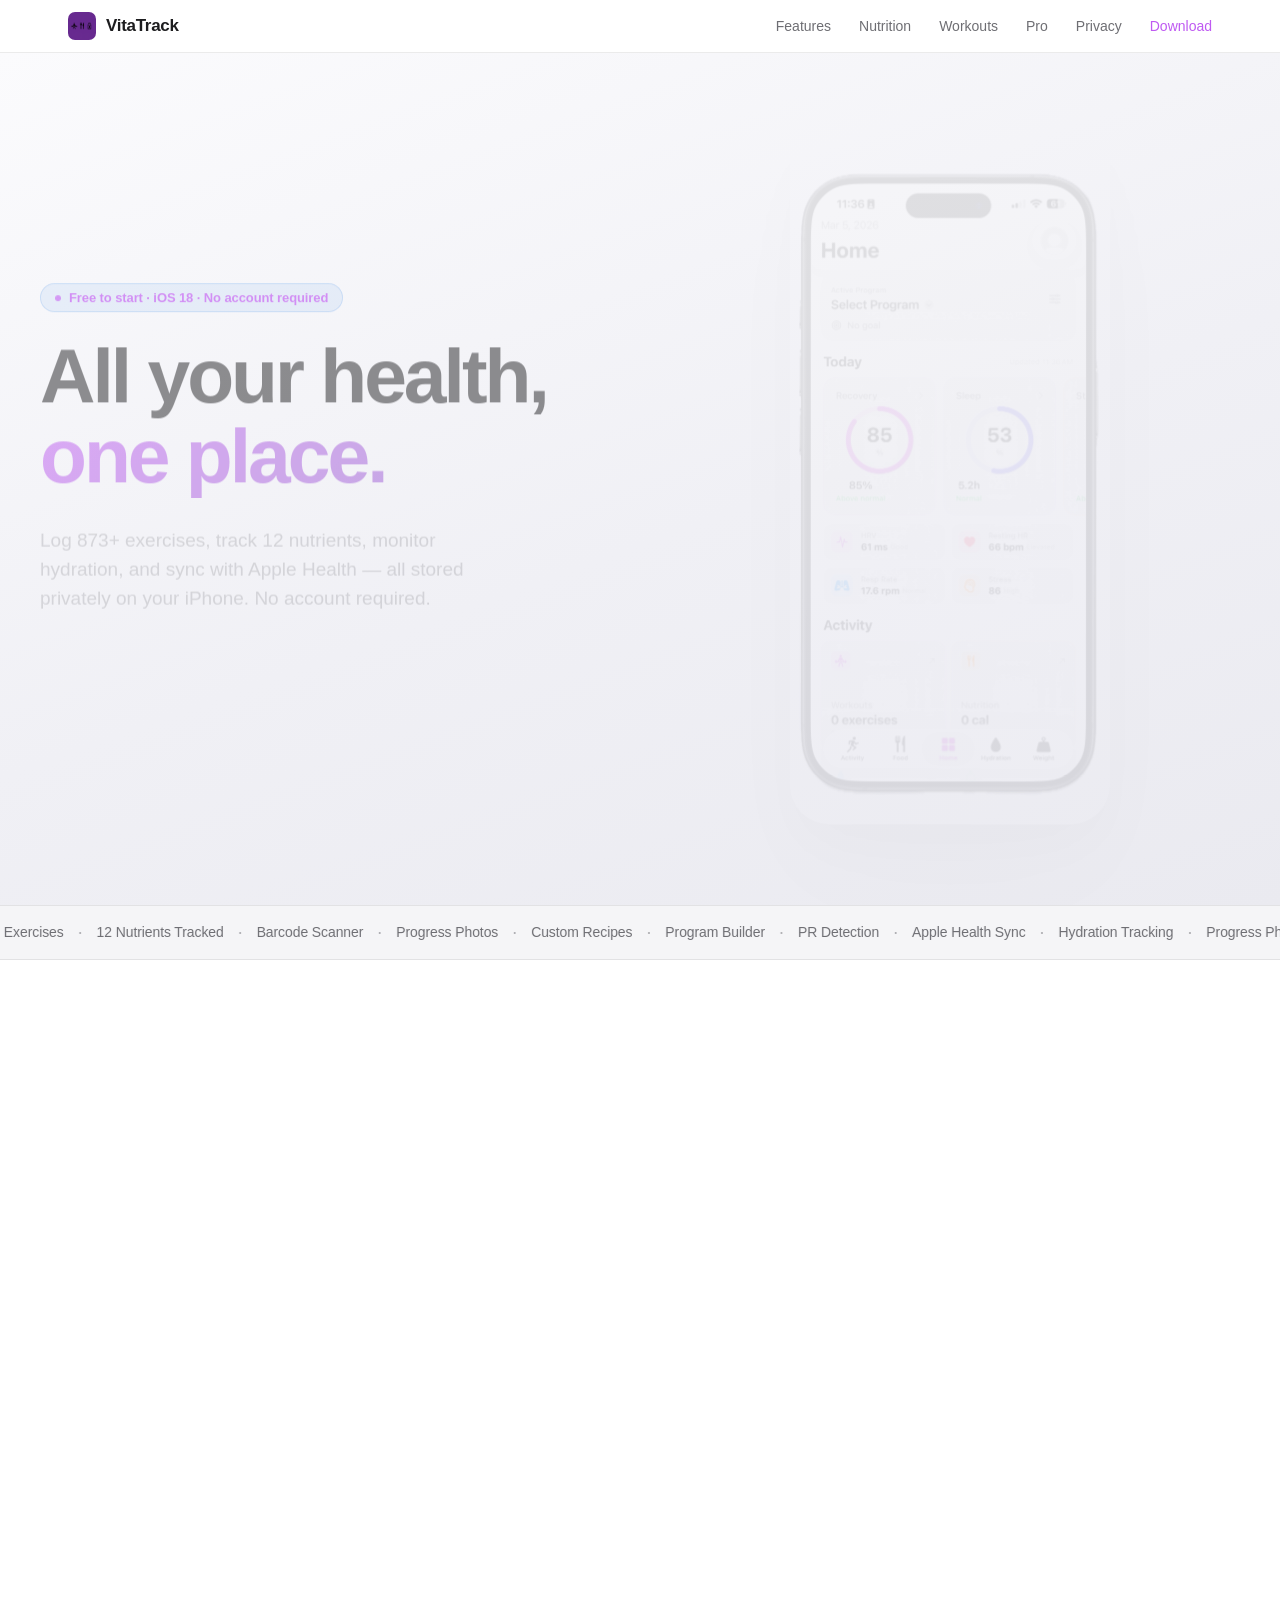
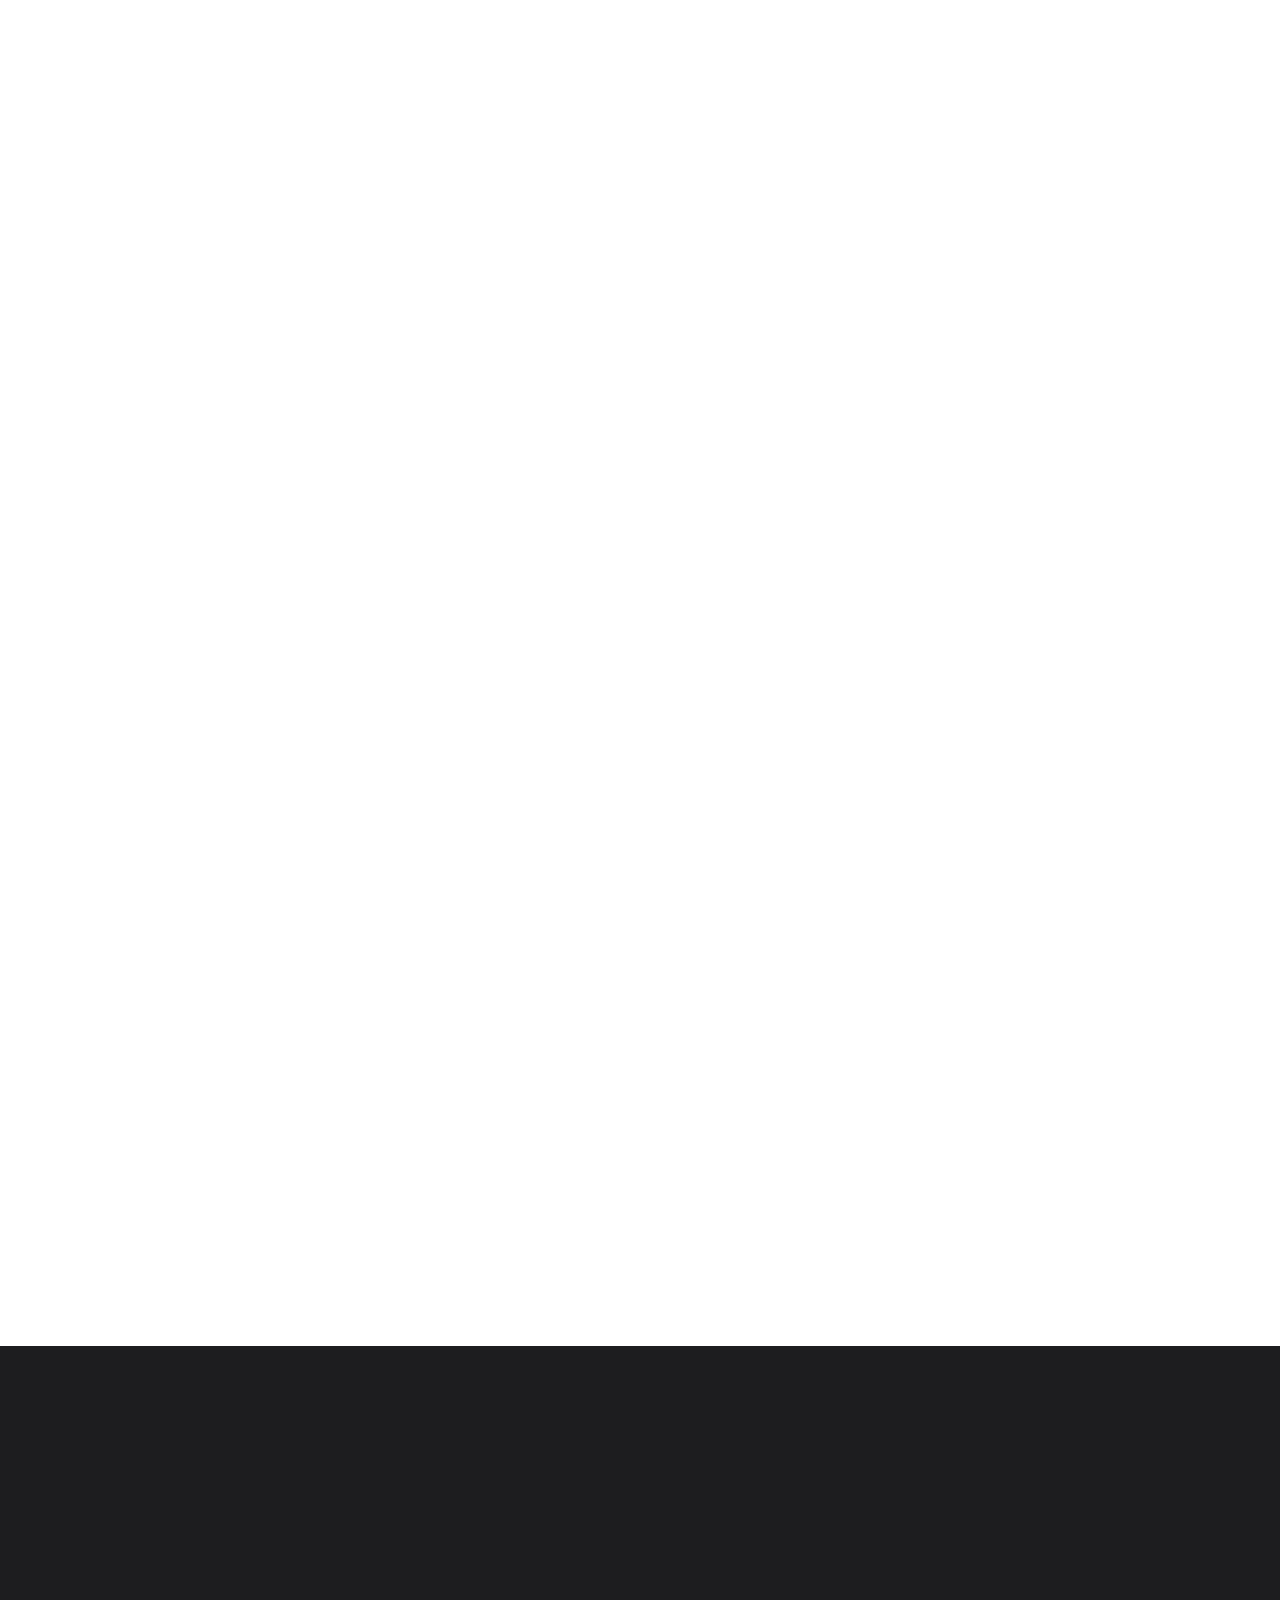
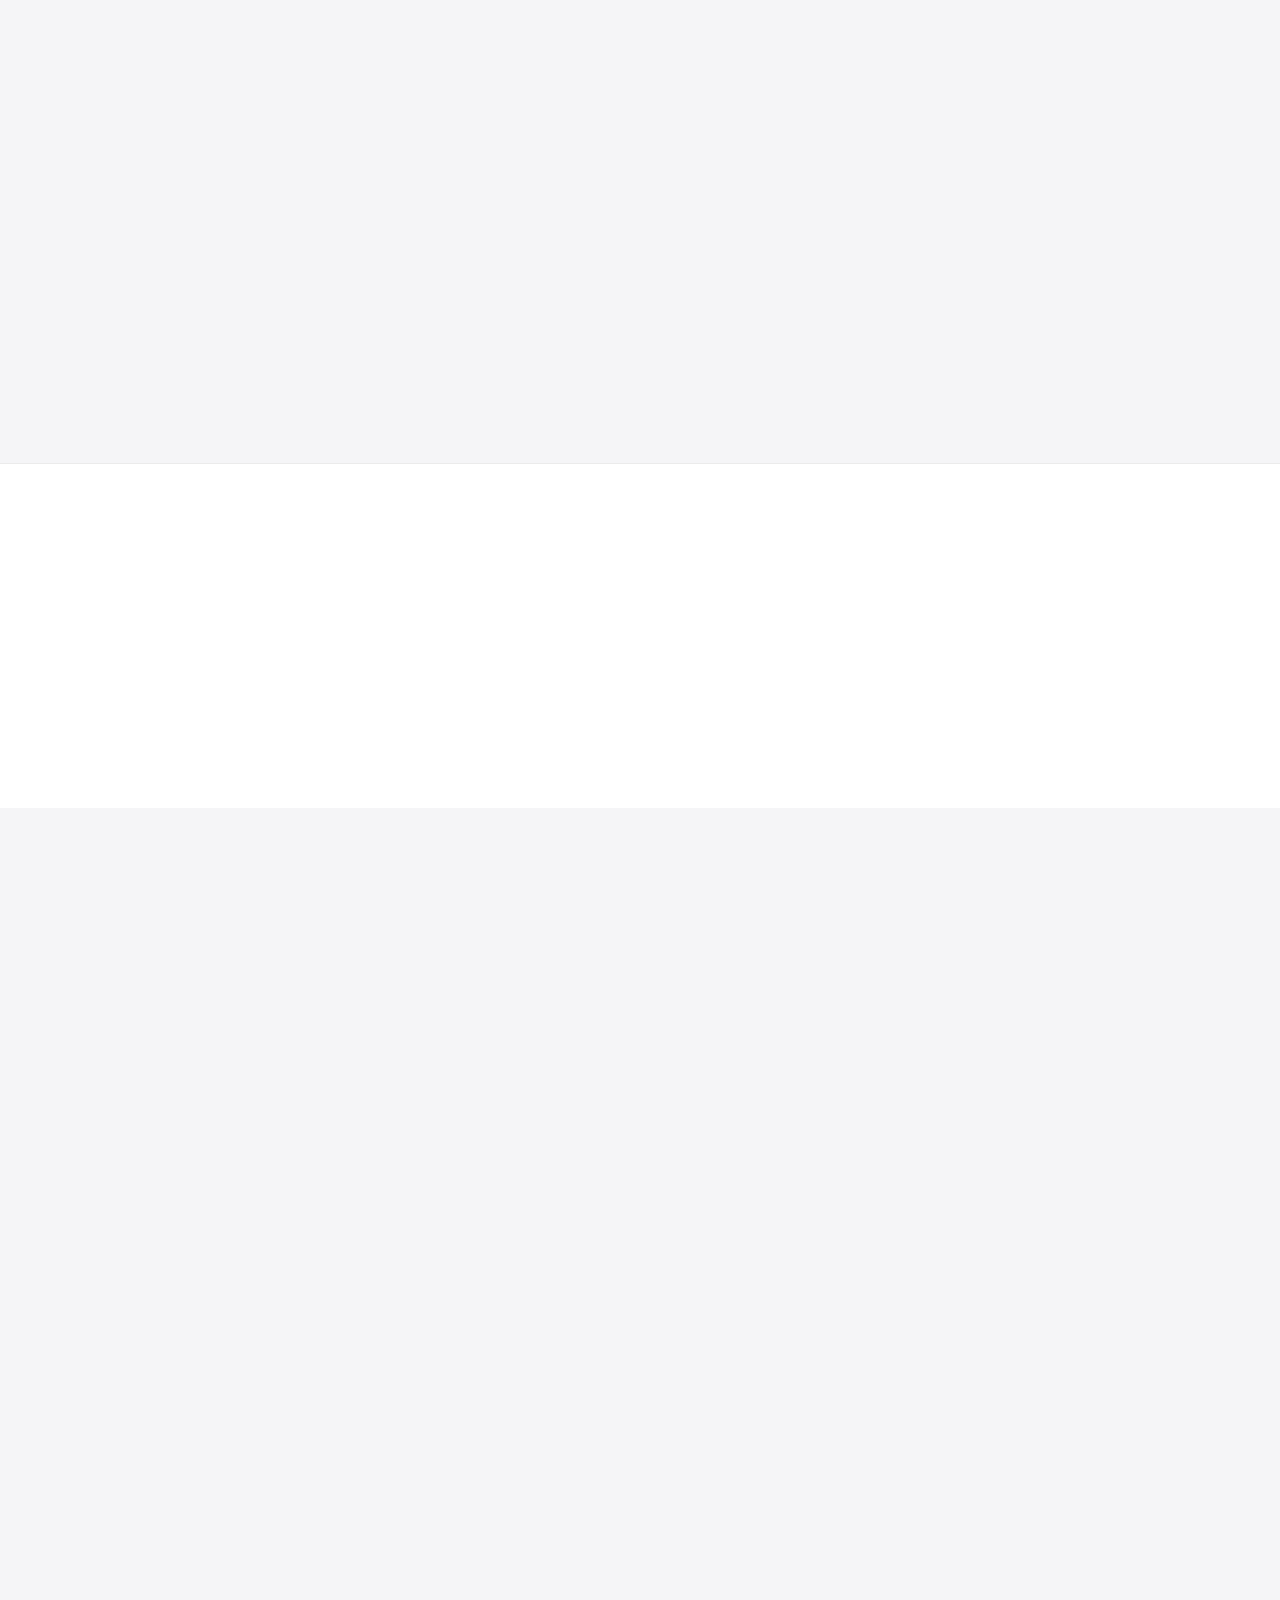
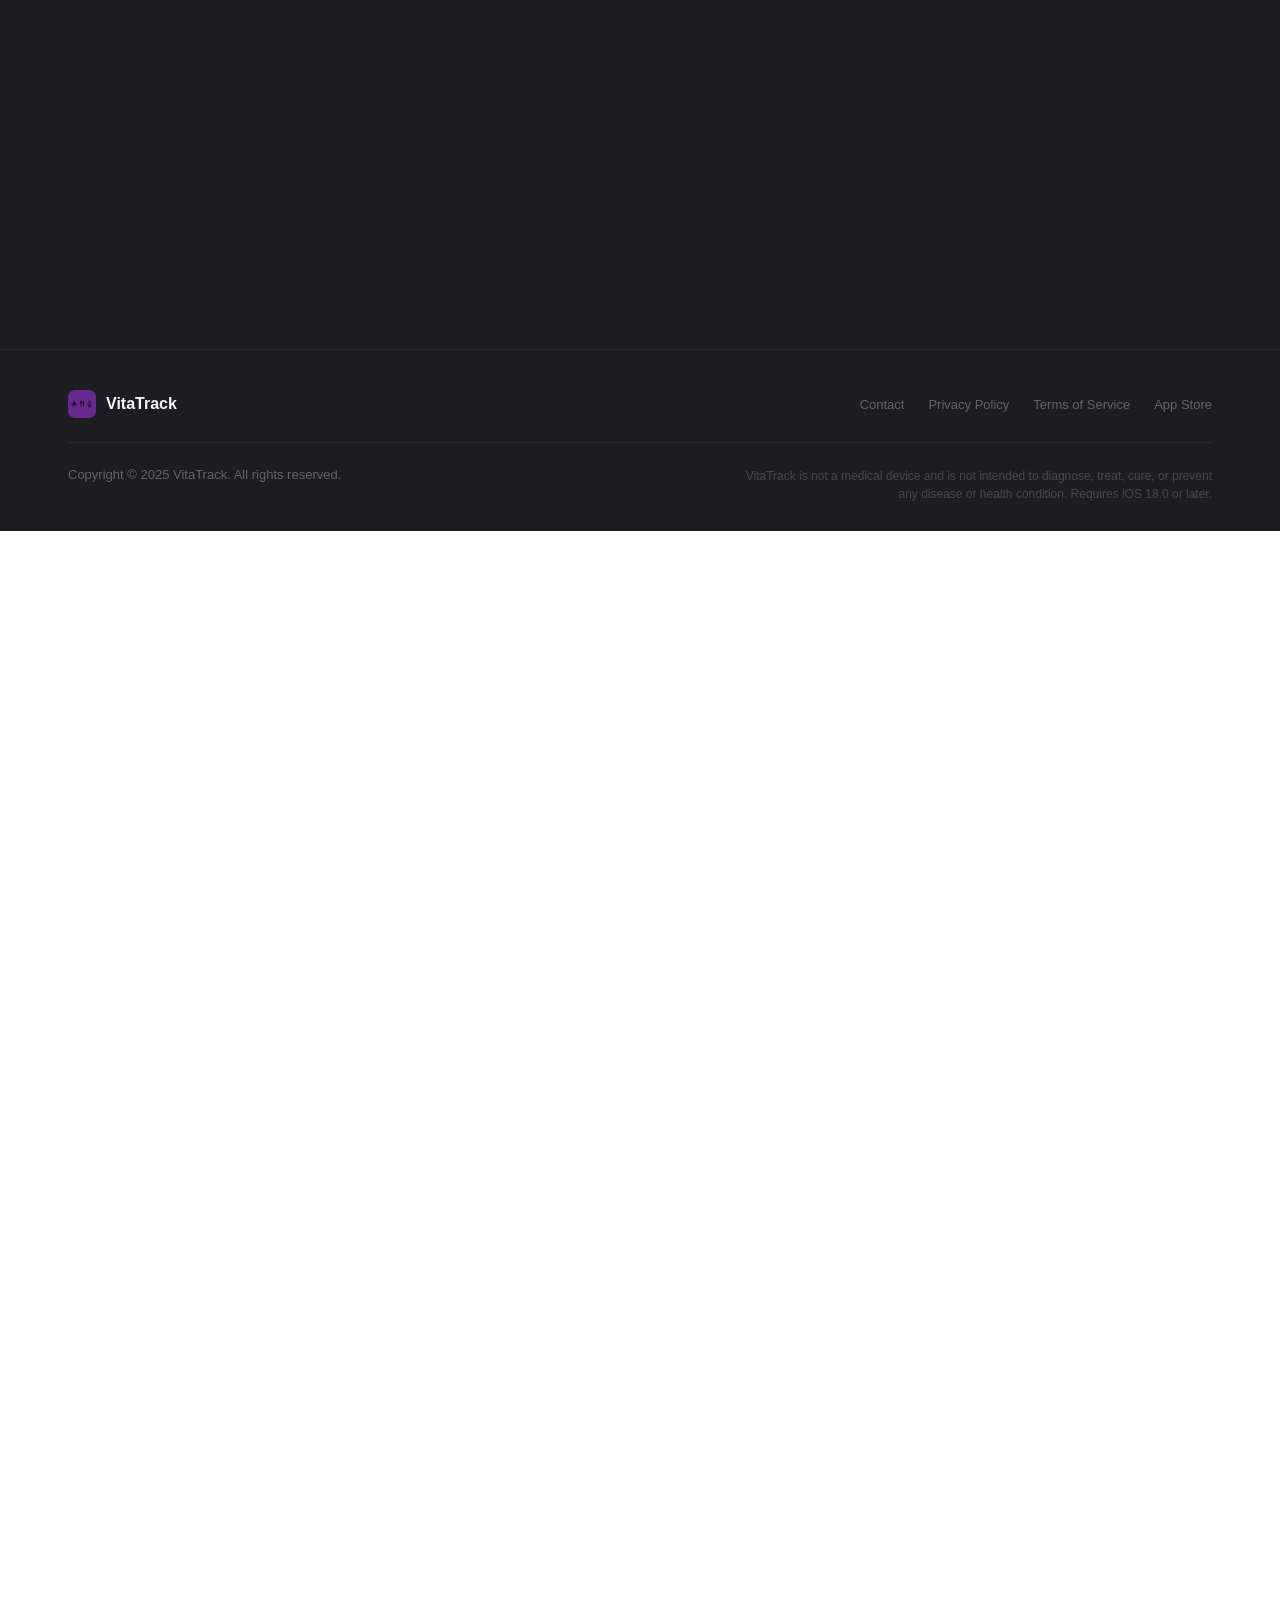
<file: index.html>
<!DOCTYPE html>
<html>
<head>
  <meta http-equiv="refresh" content="0; url=VitaHome.html">
  <link rel="canonical" href="VitaHome.html">
</head>
<body>
  <a href="VitaHome.html">Click here if not redirected</a>
</body>
</html>
</file>
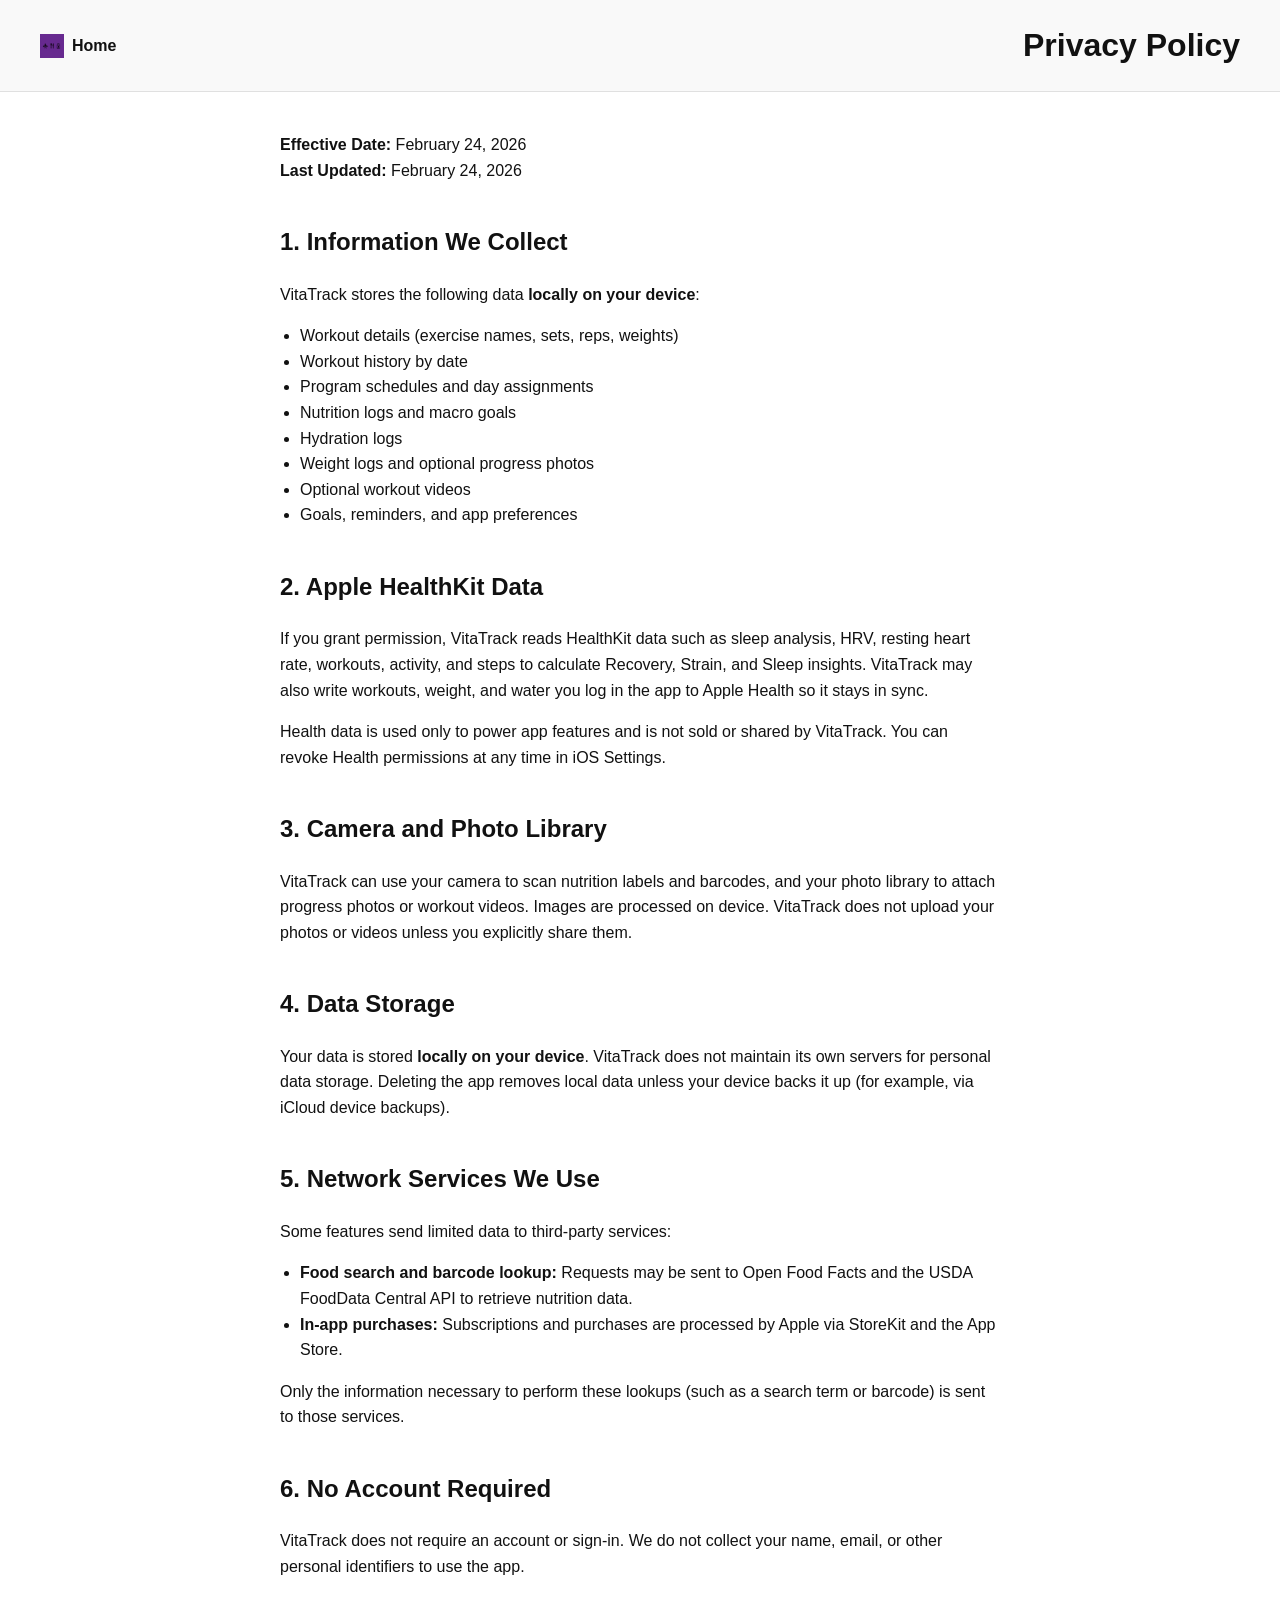
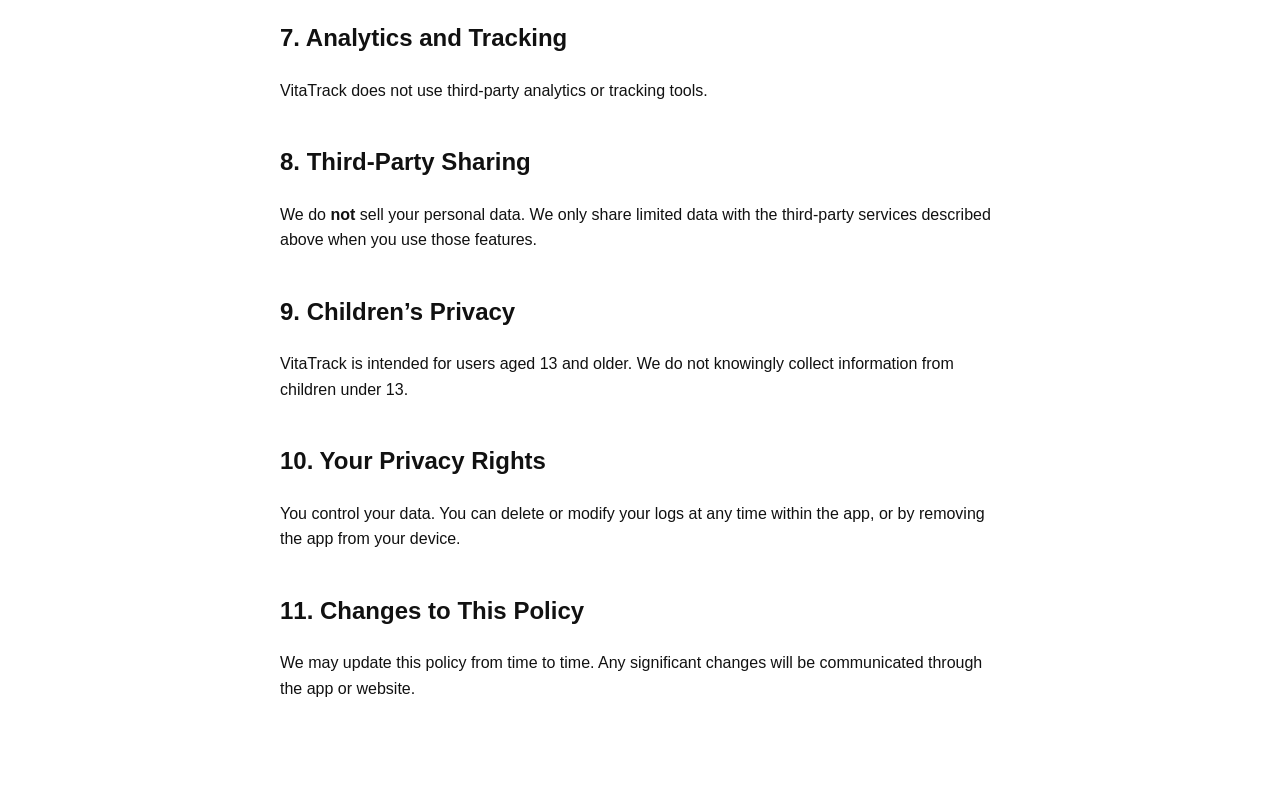
<file: Privacy Policy.html>
<!DOCTYPE html>
<html lang="en">
<head>
  <meta charset="UTF-8" />
  <meta name="viewport" content="width=device-width, initial-scale=1.0" />
  <title>Privacy Policy - VitaTrack</title>
  <style>
    body {
      font-family: -apple-system, BlinkMacSystemFont, 'Segoe UI', Roboto, Helvetica, Arial, sans-serif;
      margin: 0;
      padding: 0;
      background: #ffffff;
      color: #111;
      line-height: 1.6;
    }
    header {
      background-color: #f9f9f9;
      border-bottom: 1px solid #e0e0e0;
      padding: 20px 40px;
      display: flex;
      align-items: center;
      justify-content: space-between;
    }
    header h1 {
      margin: 0;
      font-size: 2rem;
    }
    .home-link {
      display: flex;
      align-items: center;
      text-decoration: none;
      color: #111;
      font-weight: 600;
      font-size: 1rem;
    }
    .home-link img {
      height: 24px;
      margin-right: 8px;
    }
    main {
      max-width: 720px;
      margin: 40px auto;
      padding: 0 20px;
    }
    h2 {
      margin-top: 40px;
      font-size: 1.5rem;
      color: #111;
    }
    ul {
      padding-left: 20px;
    }
    a {
      color: #0066cc;
    }
    footer {
      margin-top: 60px;
      padding: 20px;
      font-size: 0.875rem;
      color: #777;
      text-align: center;
    }
  </style>
</head>
<body>
  <header>
    <a href="VitaHome.html" class="home-link">
      <img src="Untitled.png" alt="Home Icon" />
      Home
    </a>
    <h1>Privacy Policy</h1>
  </header>

  <main>
    <p><strong>Effective Date:</strong> February 24, 2026<br />
    <strong>Last Updated:</strong> February 24, 2026</p>

    <h2>1. Information We Collect</h2>
    <p>VitaTrack stores the following data <strong>locally on your device</strong>:</p>
    <ul>
      <li>Workout details (exercise names, sets, reps, weights)</li>
      <li>Workout history by date</li>
      <li>Program schedules and day assignments</li>
      <li>Nutrition logs and macro goals</li>
      <li>Hydration logs</li>
      <li>Weight logs and optional progress photos</li>
      <li>Optional workout videos</li>
      <li>Goals, reminders, and app preferences</li>
    </ul>

    <h2>2. Apple HealthKit Data</h2>
    <p>If you grant permission, VitaTrack reads HealthKit data such as sleep analysis, HRV, resting heart rate, workouts, activity, and steps to calculate Recovery, Strain, and Sleep insights. VitaTrack may also write workouts, weight, and water you log in the app to Apple Health so it stays in sync.</p>
    <p>Health data is used only to power app features and is not sold or shared by VitaTrack. You can revoke Health permissions at any time in iOS Settings.</p>

    <h2>3. Camera and Photo Library</h2>
    <p>VitaTrack can use your camera to scan nutrition labels and barcodes, and your photo library to attach progress photos or workout videos. Images are processed on device. VitaTrack does not upload your photos or videos unless you explicitly share them.</p>

    <h2>4. Data Storage</h2>
    <p>Your data is stored <strong>locally on your device</strong>. VitaTrack does not maintain its own servers for personal data storage. Deleting the app removes local data unless your device backs it up (for example, via iCloud device backups).</p>

    <h2>5. Network Services We Use</h2>
    <p>Some features send limited data to third‑party services:</p>
    <ul>
      <li><strong>Food search and barcode lookup:</strong> Requests may be sent to Open Food Facts and the USDA FoodData Central API to retrieve nutrition data.</li>
      <li><strong>In‑app purchases:</strong> Subscriptions and purchases are processed by Apple via StoreKit and the App Store.</li>
    </ul>
    <p>Only the information necessary to perform these lookups (such as a search term or barcode) is sent to those services.</p>

    <h2>6. No Account Required</h2>
    <p>VitaTrack does not require an account or sign‑in. We do not collect your name, email, or other personal identifiers to use the app.</p>

    <h2>7. Analytics and Tracking</h2>
    <p>VitaTrack does not use third‑party analytics or tracking tools.</p>

    <h2>8. Third‑Party Sharing</h2>
    <p>We do <strong>not</strong> sell your personal data. We only share limited data with the third‑party services described above when you use those features.</p>

    <h2>9. Children’s Privacy</h2>
    <p>VitaTrack is intended for users aged 13 and older. We do not knowingly collect information from children under 13.</p>

    <h2>10. Your Privacy Rights</h2>
    <p>You control your data. You can delete or modify your logs at any time within the app, or by removing the app from your device.</p>

    <h2>11. Changes to This Policy</h2>
    <p>We may update this policy from time to time. Any significant changes will be communicated through the app or website.</p>
  </main>

  <footer>
    <!-- &copy; 2026 VitaTrack. All rights reserved. -->
  </footer>
</body>
</html>
</file>
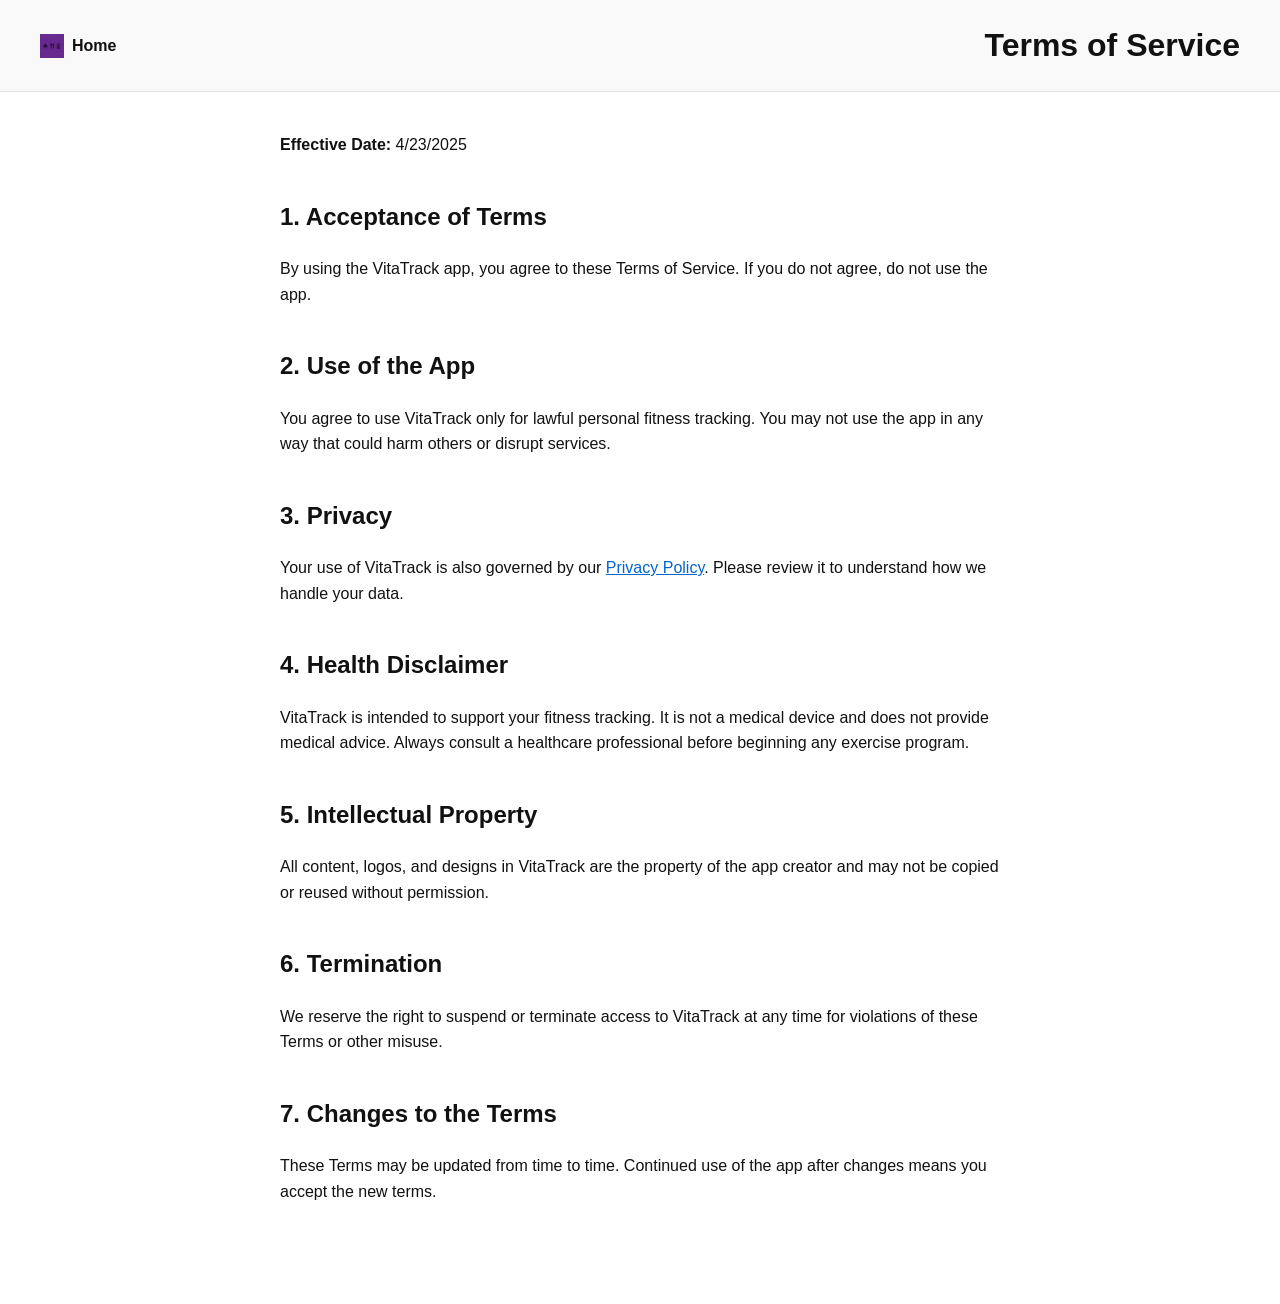
<file: Terms of Service.html>
<!DOCTYPE html>
<html lang="en">
<head>
  <meta charset="UTF-8">
  <meta name="viewport" content="width=device-width, initial-scale=1.0">
  <title>Terms of Service - VitaTrack</title>
  <style>
    body {
      font-family: -apple-system, BlinkMacSystemFont, 'Segoe UI', Roboto, Helvetica, Arial, sans-serif;
      margin: 0;
      padding: 0;
      background: #ffffff;
      color: #111;
      line-height: 1.6;
    }
    header {
      background-color: #f9f9f9;
      border-bottom: 1px solid #e0e0e0;
      padding: 20px 40px;
      display: flex;
      align-items: center;
      justify-content: space-between;
    }
    header h1 {
      margin: 0;
      font-size: 2rem;
    }
    .home-link {
      display: flex;
      align-items: center;
      text-decoration: none;
      color: #111;
      font-weight: 600;
      font-size: 1rem;
    }
    .home-link img {
      height: 24px;
      margin-right: 8px;
    }
    main {
      max-width: 720px;
      margin: 40px auto;
      padding: 0 20px;
    }
    h2 {
      margin-top: 40px;
      font-size: 1.5rem;
      color: #111;
    }
    ul {
      padding-left: 20px;
    }
    a {
      color: #0066cc;
    }
    footer {
      margin-top: 60px;
      padding: 20px;
      font-size: 0.875rem;
      color: #777;
      text-align: center;
    }
  </style>
</head>
<body>
  <header>
    <a href="VitaHome.html" class="home-link">
      <img src="Untitled.png" alt="Home Icon">
      Home
    </a>
    <h1>Terms of Service</h1>
  </header>
  <main>
    <p><strong>Effective Date:</strong> 4/23/2025</p>

    <h2>1. Acceptance of Terms</h2>
    <p>By using the VitaTrack app, you agree to these Terms of Service. If you do not agree, do not use the app.</p>

    <h2>2. Use of the App</h2>
    <p>You agree to use VitaTrack only for lawful personal fitness tracking. You may not use the app in any way that could harm others or disrupt services.</p>

    <h2>3. Privacy</h2>
    <p>Your use of VitaTrack is also governed by our <a href="/privacy">Privacy Policy</a>. Please review it to understand how we handle your data.</p>

    <h2>4. Health Disclaimer</h2>
    <p>VitaTrack is intended to support your fitness tracking. It is not a medical device and does not provide medical advice. Always consult a healthcare professional before beginning any exercise program.</p>

    <h2>5. Intellectual Property</h2>
    <p>All content, logos, and designs in VitaTrack are the property of the app creator and may not be copied or reused without permission.</p>

    <h2>6. Termination</h2>
    <p>We reserve the right to suspend or terminate access to VitaTrack at any time for violations of these Terms or other misuse.</p>

    <h2>7. Changes to the Terms</h2>
    <p>These Terms may be updated from time to time. Continued use of the app after changes means you accept the new terms.</p>

  </main>
  <footer>
  <!--  &copy; 2025 VitaTrack. All rights reserved.-->
  </footer>
</body>
</html>
</file>
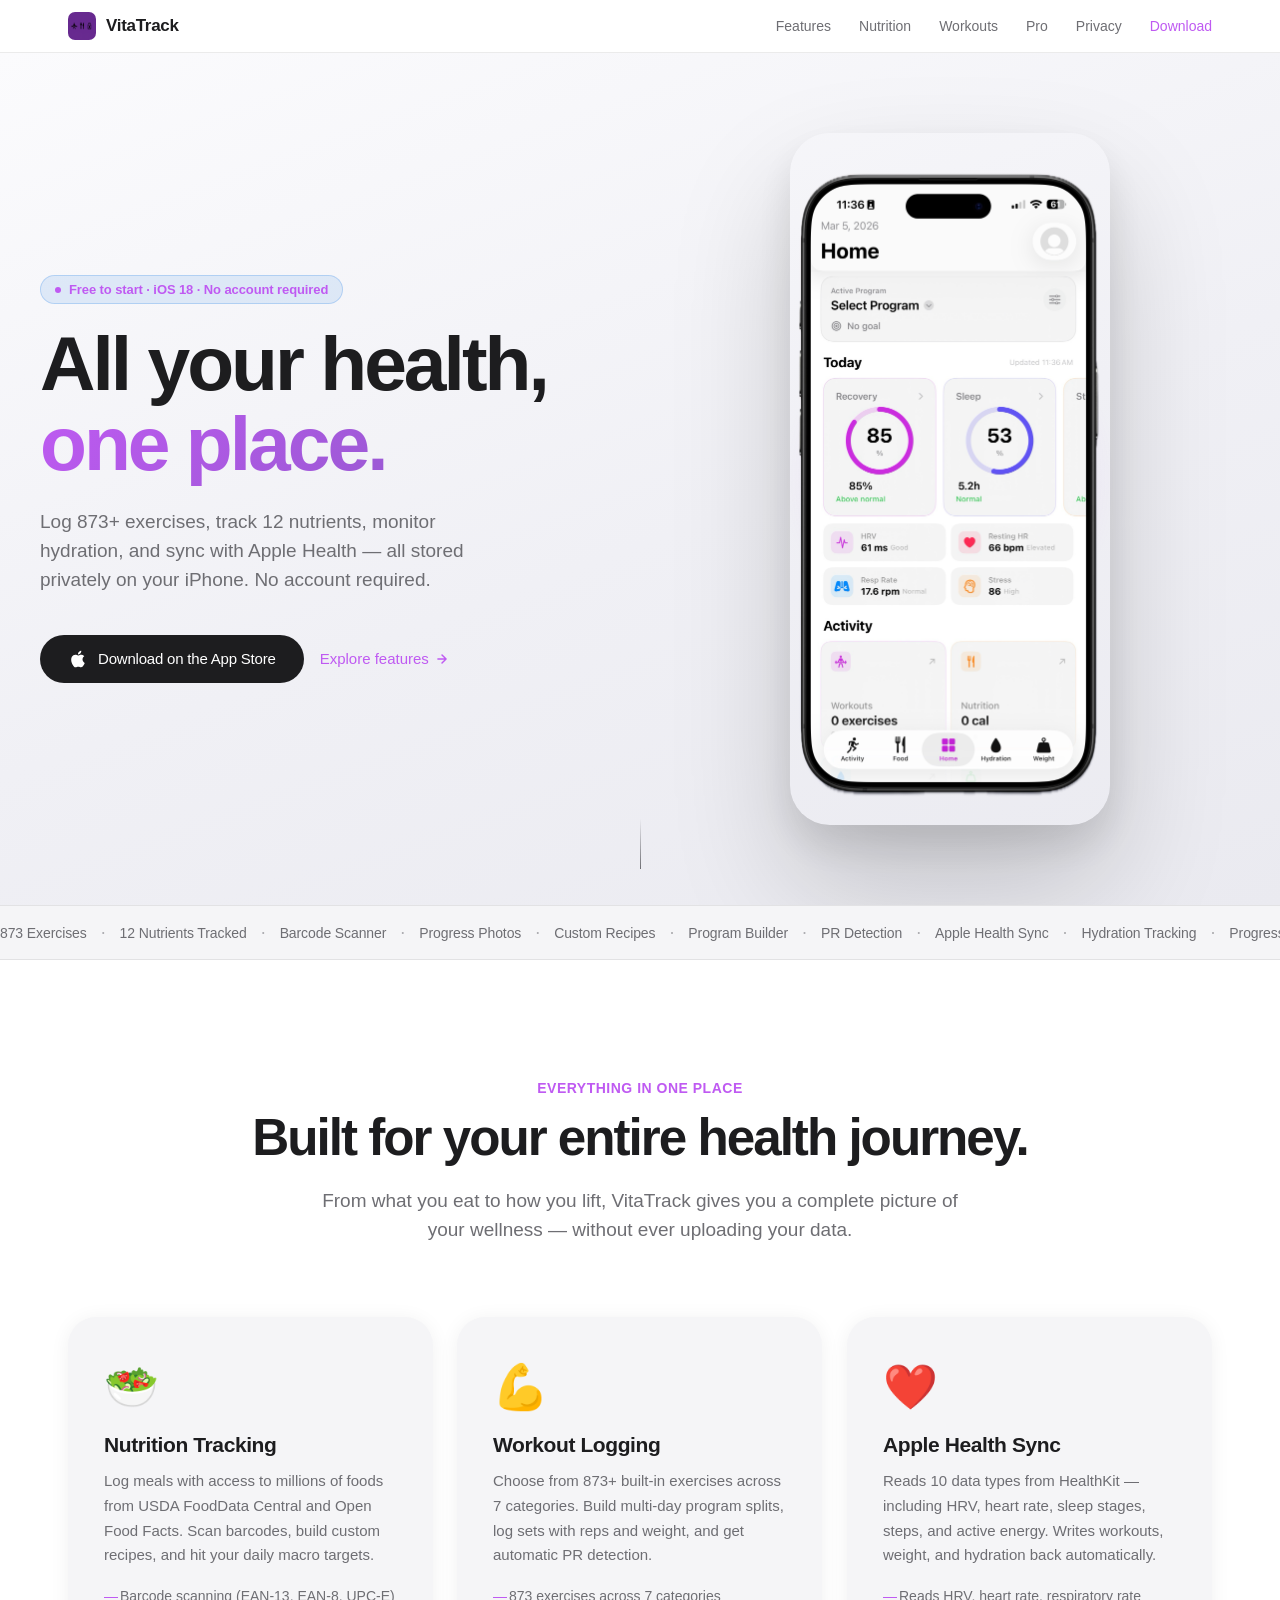
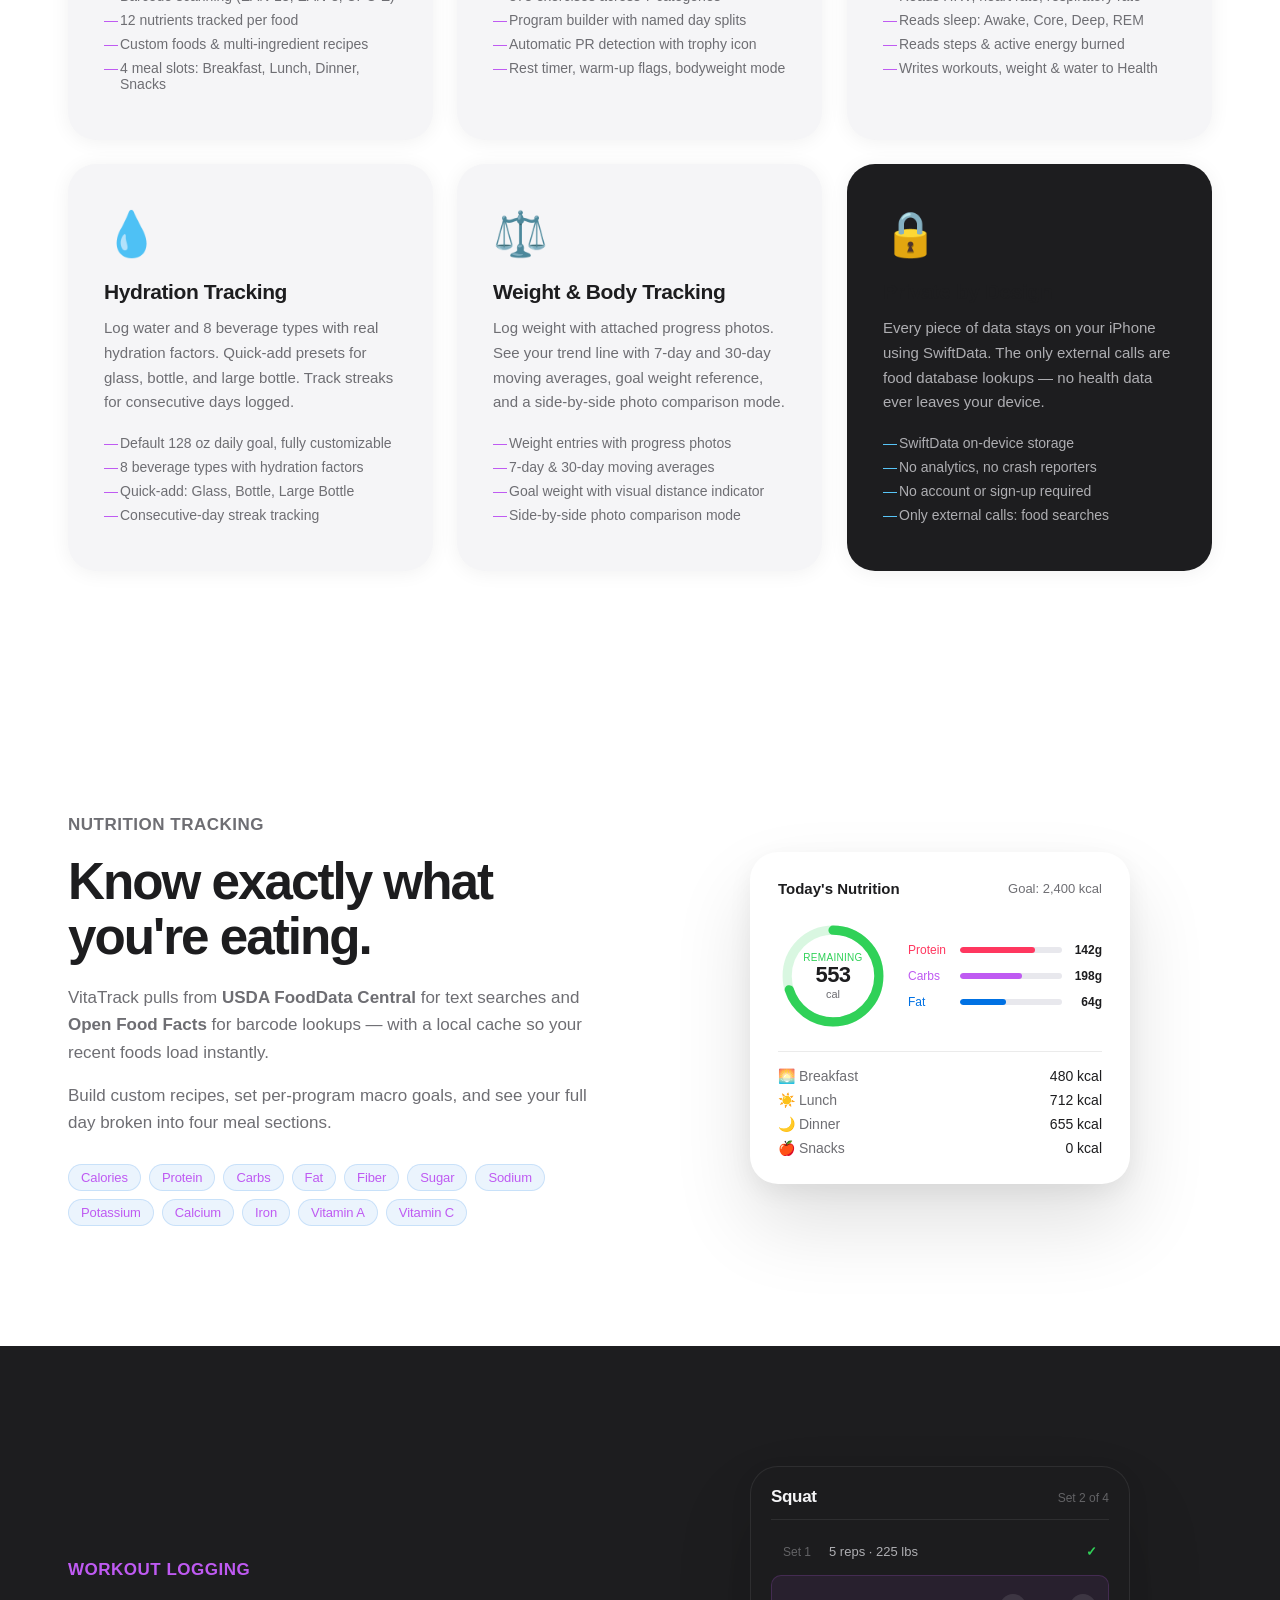
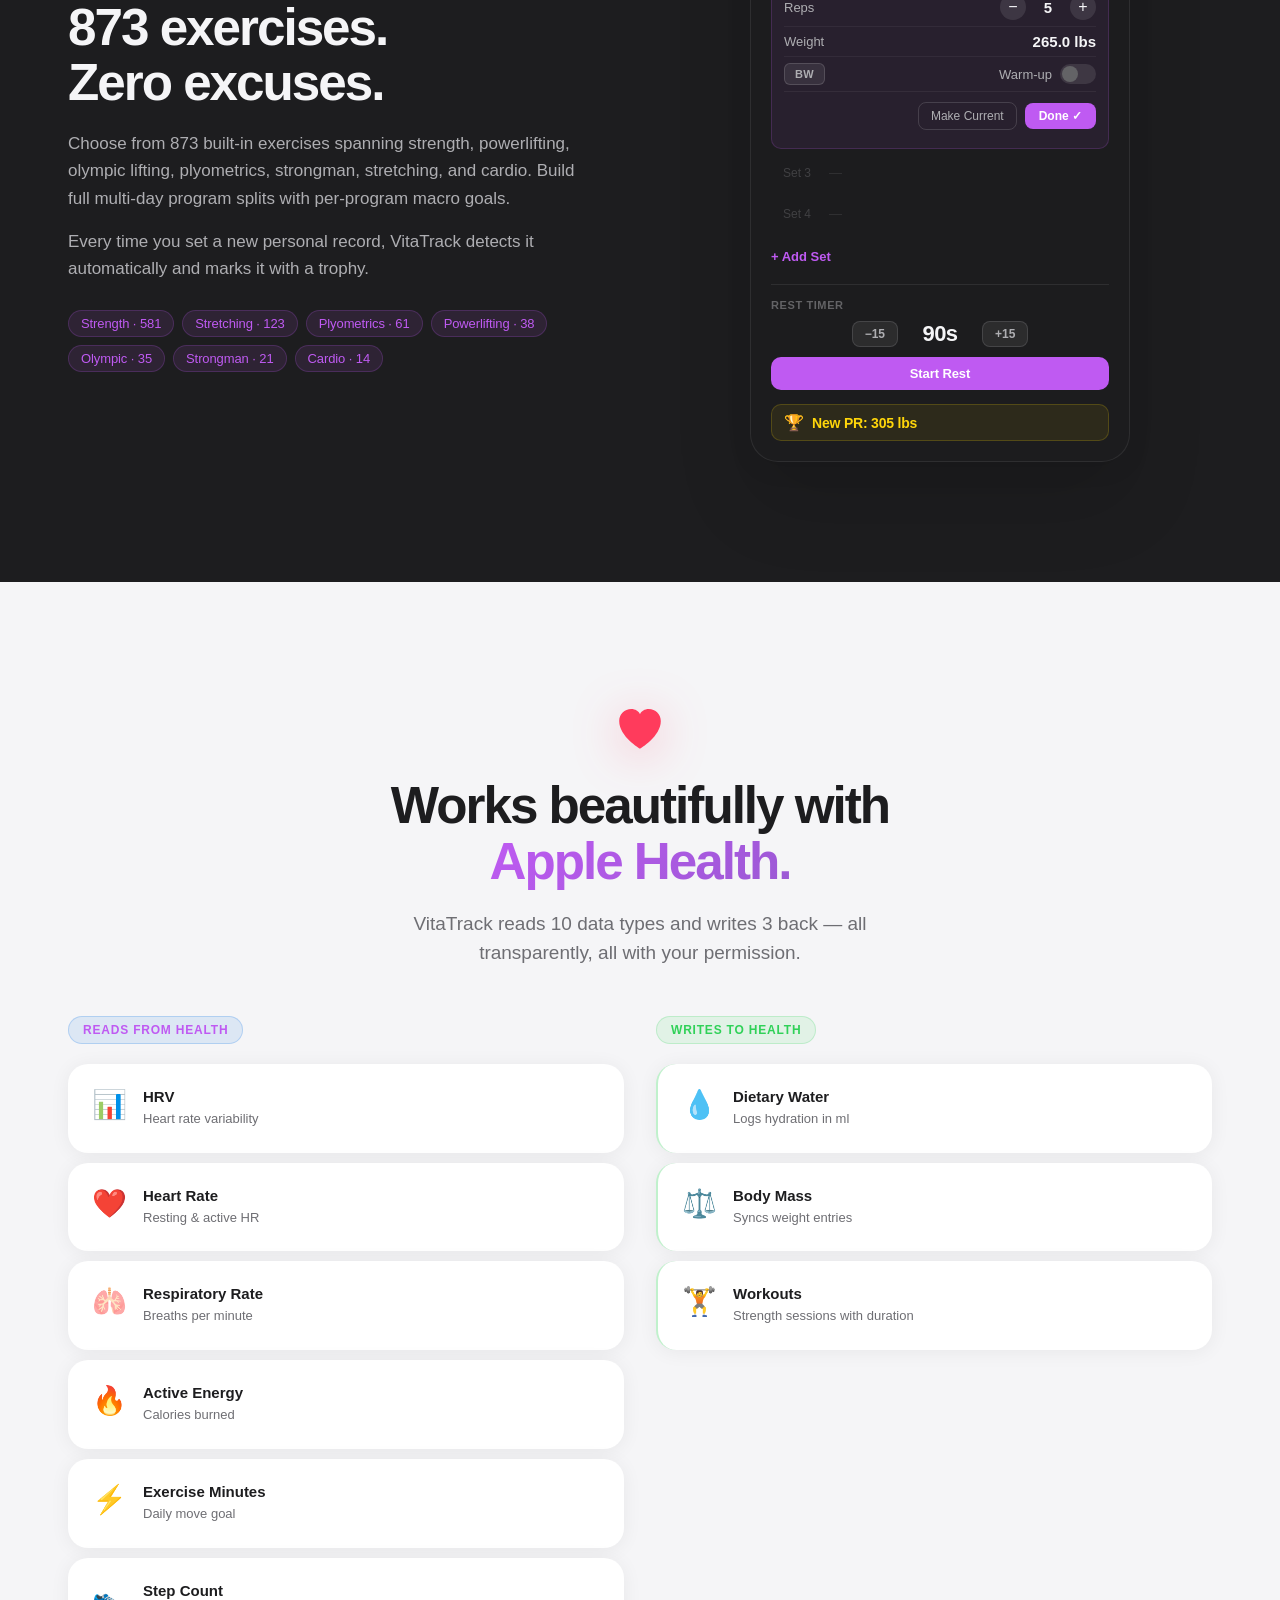
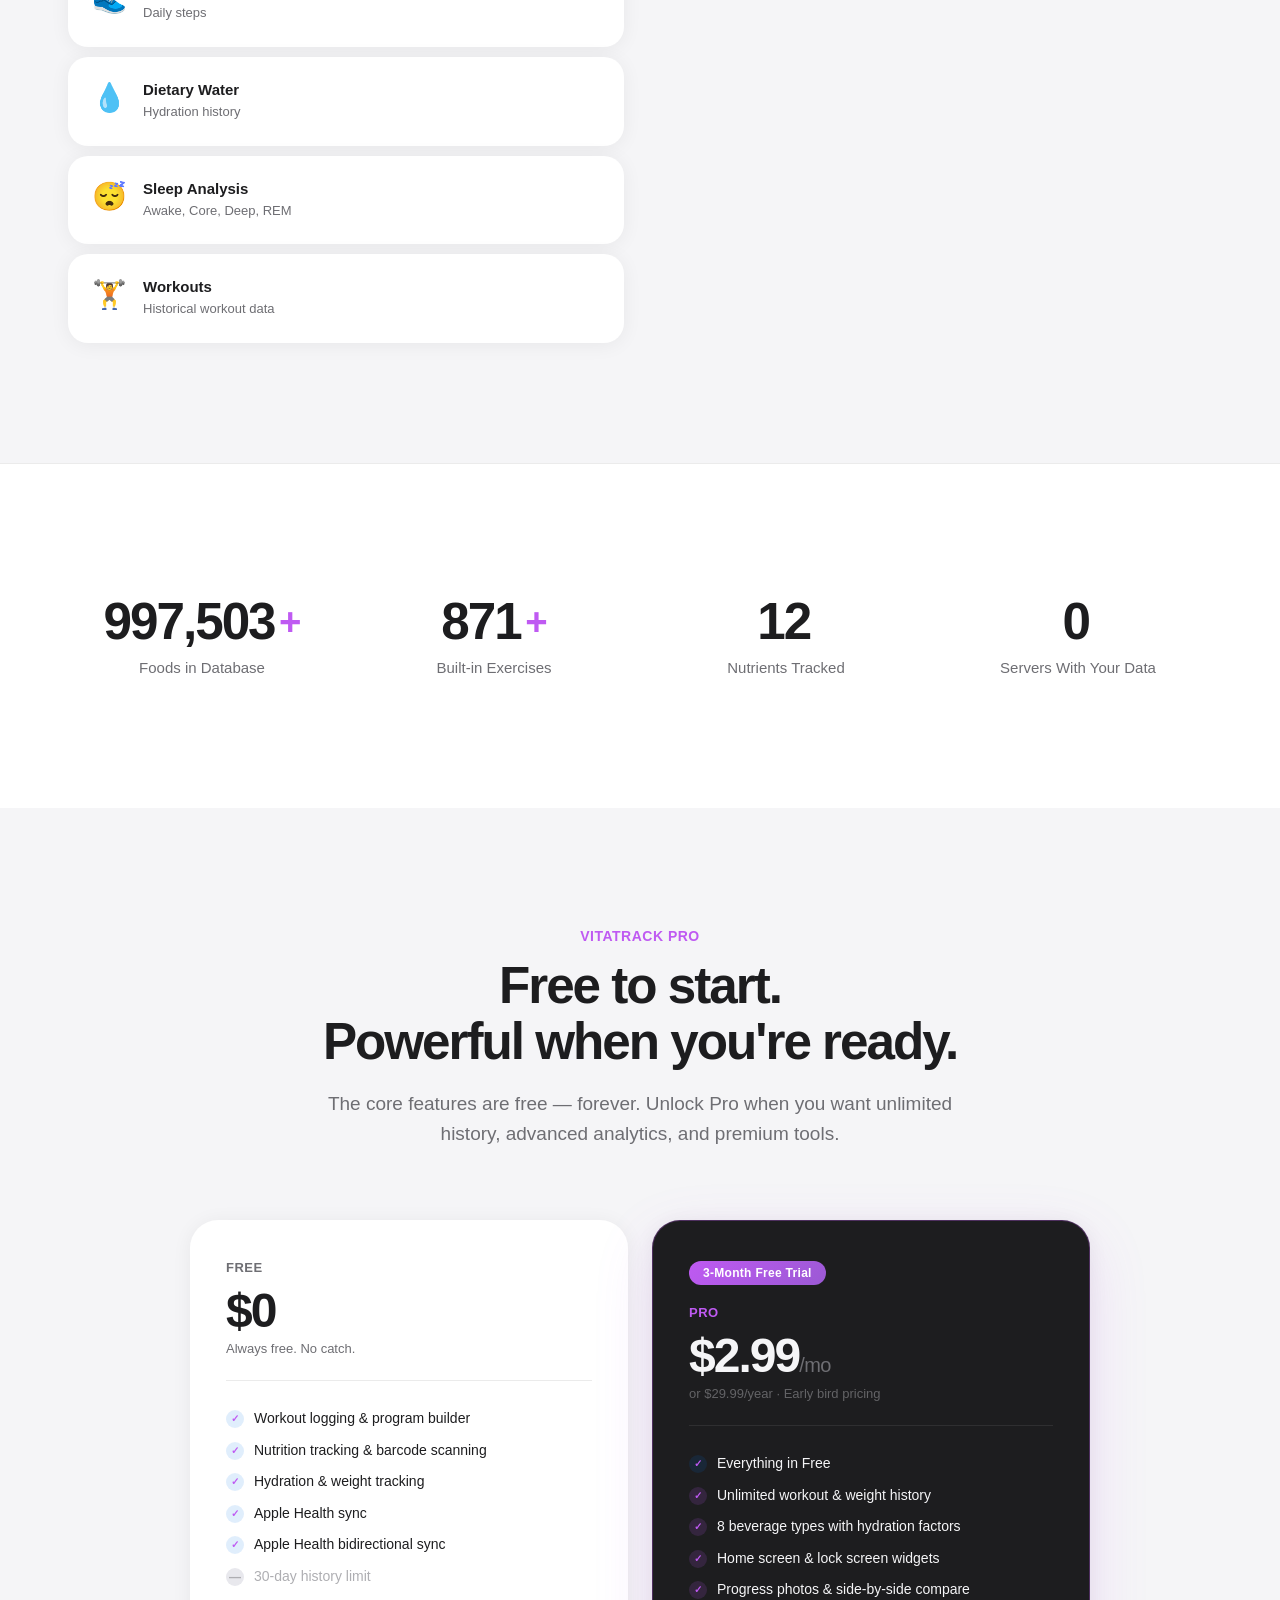
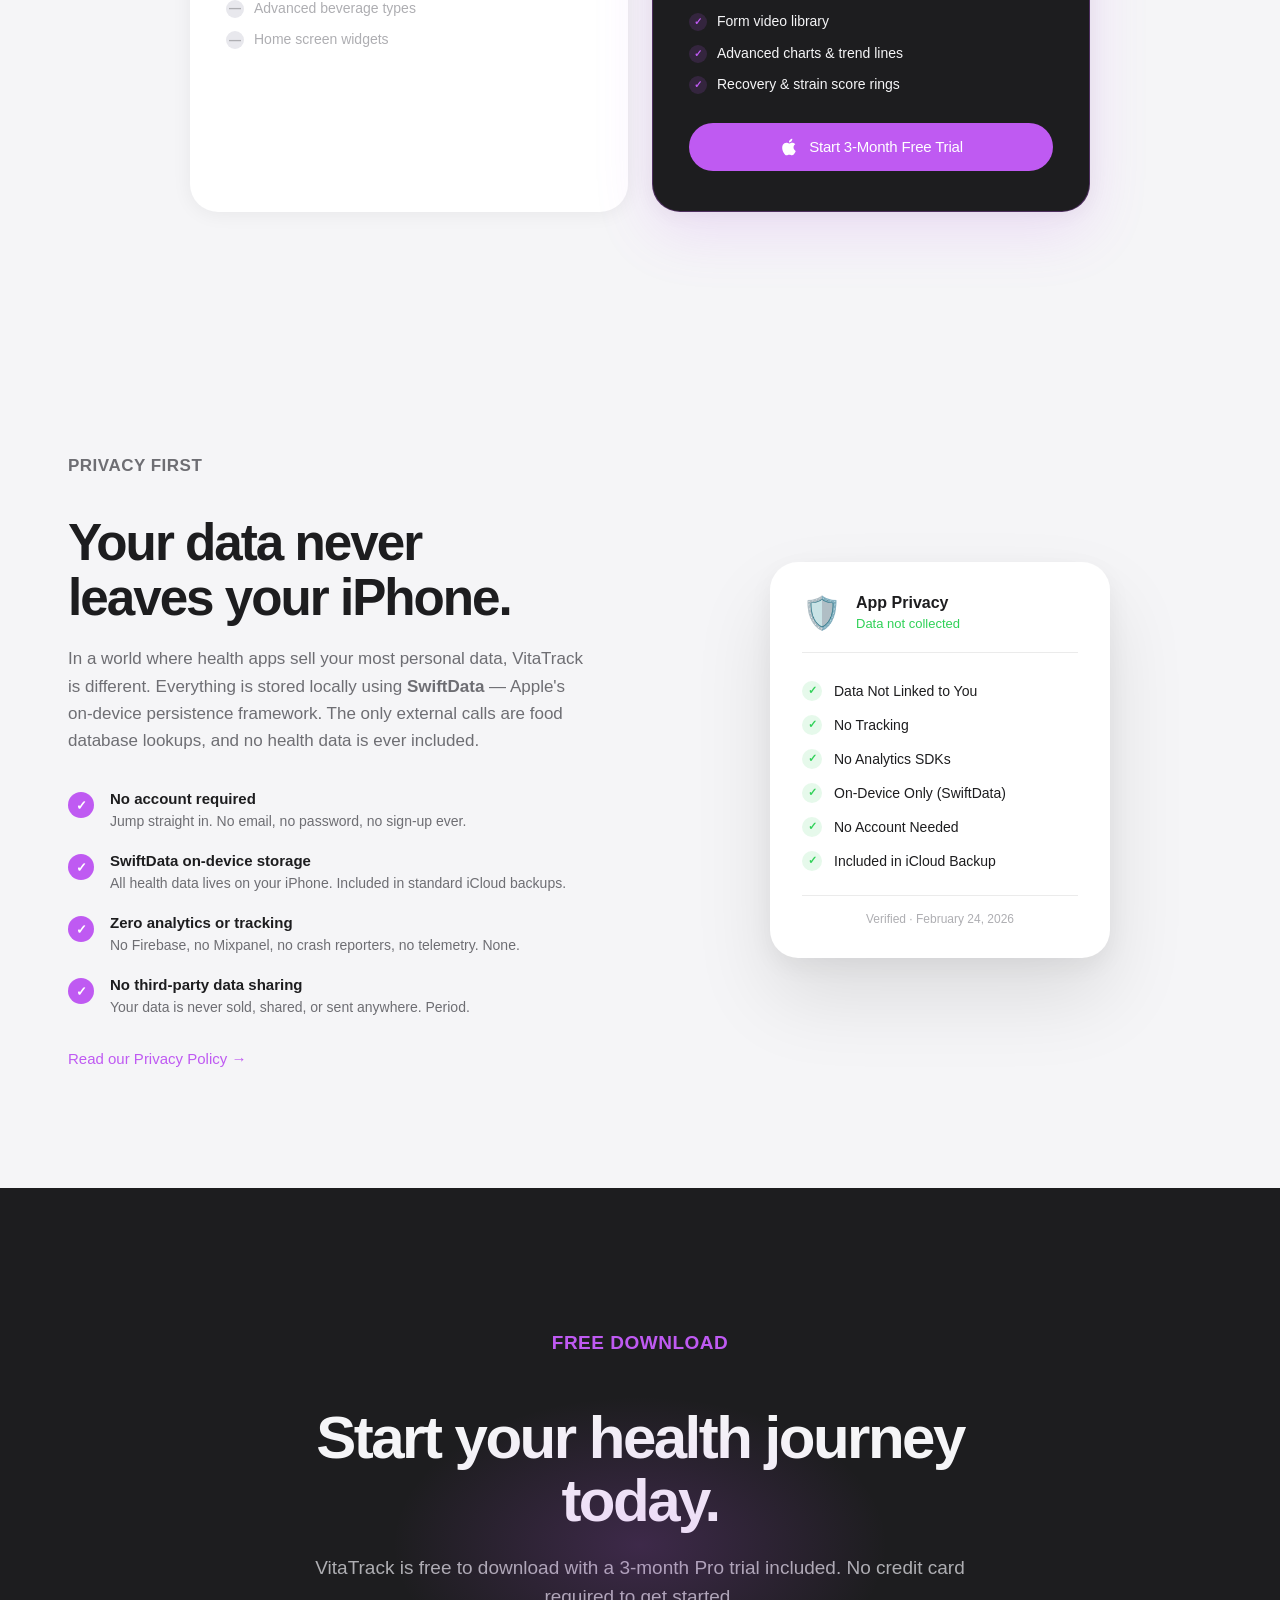
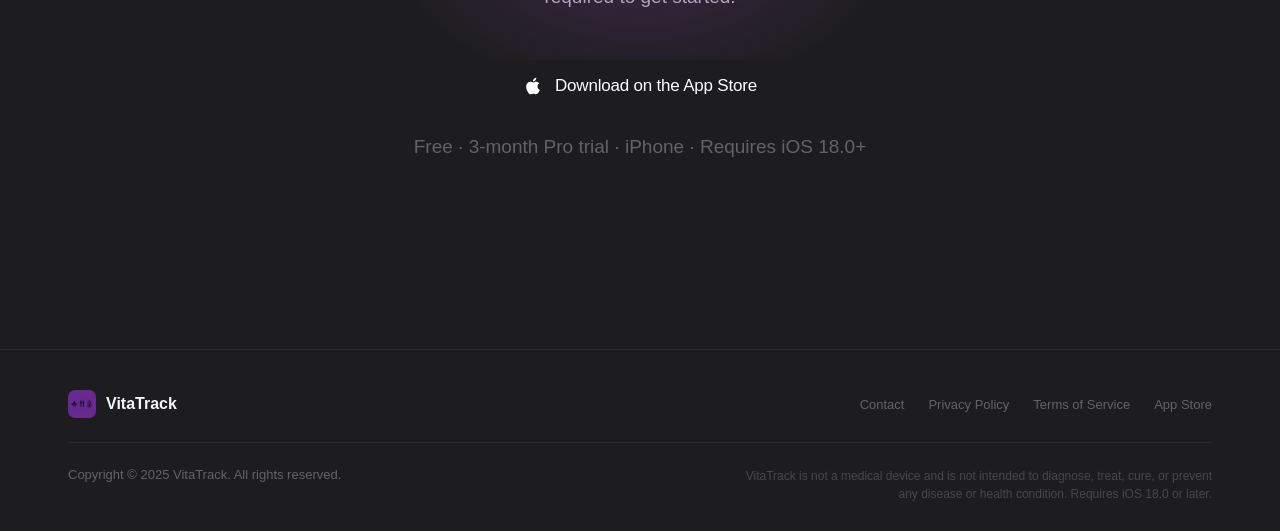
<file: VitaHome.html>
<!DOCTYPE html>
<html lang="en">
<head>
  <meta charset="utf-8">
  <meta name="viewport" content="width=device-width, initial-scale=1.0">
  <title>VitaTrack — All Your Health, One Place</title>
  <meta name="description" content="VitaTrack — Track nutrition with 12 nutrients, log 873+ exercises, monitor hydration, and sync with Apple Health. Free to start. Private by design.">
  <meta name="author" content="Joseph Trave">
  <meta property="og:title" content="VitaTrack — All Your Health, One Place">
  <meta property="og:description" content="All your health, one place. Free to start, private by design, built for iOS 18.">
  <link rel="stylesheet" href="styleSheet.css">
</head>
<body>

  <!-- Navigation -->
  <nav class="nav" id="nav">
    <div class="nav-inner">
      <a href="VitaHome.html" class="nav-logo">
        <img src="Untitled.png" alt="VitaTrack" class="nav-logo-img">
        <span class="nav-logo-text">VitaTrack</span>
      </a>
      <ul class="nav-links" id="navLinks">
        <li><a href="#features">Features</a></li>
        <li><a href="#nutrition">Nutrition</a></li>
        <li><a href="#workouts">Workouts</a></li>
        <li><a href="#pro">Pro</a></li>
        <li><a href="#privacy">Privacy</a></li>
        <li><a href="https://apps.apple.com/app/id6744783922" class="nav-cta-link">Download</a></li>
      </ul>
      <button class="nav-hamburger" id="navHamburger" aria-label="Open menu">
        <span></span><span></span><span></span>
      </button>
    </div>
  </nav>

  <!-- Mobile Menu -->
  <div class="mobile-menu" id="mobileMenu">
    <div class="mobile-menu-inner">
      <ul>
        <li><a href="#features" class="mobile-link">Features</a></li>
        <li><a href="#nutrition" class="mobile-link">Nutrition</a></li>
        <li><a href="#workouts" class="mobile-link">Workouts</a></li>
        <li><a href="#pro" class="mobile-link">Pro</a></li>
        <li><a href="#privacy" class="mobile-link">Privacy</a></li>
        <li><a href="mailto:jtravelax@gmail.com" class="mobile-link">Contact</a></li>
        <li><a href="Privacy Policy.html" class="mobile-link">Privacy Policy</a></li>
        <li><a href="Terms of Service.html" class="mobile-link">Terms of Service</a></li>
      </ul>
      <a href="https://apps.apple.com/app/id6744783922" class="btn-appstore" style="margin-top:32px;">
        <svg class="appstore-icon" viewBox="0 0 24 24"><path d="M18.71 19.5c-.83 1.24-1.71 2.45-3.05 2.47-1.34.03-1.77-.79-3.29-.79-1.53 0-2 .77-3.27.82-1.31.05-2.3-1.32-3.14-2.53C4.25 17 2.94 12.45 4.7 9.39c.87-1.52 2.43-2.48 4.12-2.51 1.28-.02 2.5.87 3.29.87.78 0 2.26-1.07 3.8-.91.65.03 2.47.26 3.64 1.98-.09.06-2.17 1.28-2.15 3.81.03 3.02 2.65 4.03 2.68 4.04-.03.07-.42 1.44-1.38 2.83M13 3.5c.73-.83 1.94-1.46 2.94-1.5.13 1.17-.34 2.35-1.04 3.19-.69.85-1.83 1.51-2.95 1.42-.15-1.15.41-2.35 1.05-3.11z"/></svg>
        Download Free
      </a>
    </div>
  </div>

  <main>

    <!-- ═══ HERO ══════════════════════════════════════════════════════ -->
    <section class="hero" id="hero">
      <div class="hero-bg-gradient"></div>
      <div class="hero-content">
        <div class="hero-text">
          <div class="hero-badge animate-fade-up">
            <span class="badge-pill">
              <span class="badge-dot"></span>
              Free to start · iOS 18 · No account required
            </span>
          </div>
          <h1 class="hero-headline animate-fade-up anim-delay-1">
            All your health,<br><span class="text-gradient">one place.</span>
          </h1>
          <p class="hero-subhead animate-fade-up anim-delay-2">
            Log 873+ exercises, track 12 nutrients, monitor hydration, and sync with Apple Health — all stored privately on your iPhone. No account required.
          </p>
          <div class="hero-actions animate-fade-up anim-delay-3">
            <a href="https://apps.apple.com/app/id6744783922" class="btn-appstore magnetic-btn">
              <svg class="appstore-icon" viewBox="0 0 24 24"><path d="M18.71 19.5c-.83 1.24-1.71 2.45-3.05 2.47-1.34.03-1.77-.79-3.29-.79-1.53 0-2 .77-3.27.82-1.31.05-2.3-1.32-3.14-2.53C4.25 17 2.94 12.45 4.7 9.39c.87-1.52 2.43-2.48 4.12-2.51 1.28-.02 2.5.87 3.29.87.78 0 2.26-1.07 3.8-.91.65.03 2.47.26 3.64 1.98-.09.06-2.17 1.28-2.15 3.81.03 3.02 2.65 4.03 2.68 4.04-.03.07-.42 1.44-1.38 2.83M13 3.5c.73-.83 1.94-1.46 2.94-1.5.13 1.17-.34 2.35-1.04 3.19-.69.85-1.83 1.51-2.95 1.42-.15-1.15.41-2.35 1.05-3.11z"/></svg>
              Download on the App Store
            </a>
            <a href="#features" class="btn-ghost">
              Explore features
              <svg width="14" height="14" viewBox="0 0 24 24" fill="none" stroke="currentColor" stroke-width="2.5" stroke-linecap="round" stroke-linejoin="round"><path d="M5 12h14M12 5l7 7-7 7"/></svg>
            </a>
          </div>
        </div>
        <div class="hero-visual animate-fade-in anim-delay-2" id="heroVisual">
          <div class="phone-frame" id="phoneFrame">
            <div class="phone-glow"></div>
            <img src="phone.png?v=3" alt="VitaTrack iPhone App" class="hero-phone" id="heroPhone">
          </div>
        </div>
      </div>
      <div class="hero-scroll-hint animate-fade-up anim-delay-4">
        <div class="scroll-line"></div>
      </div>
    </section>

    <!-- ═══ MARQUEE ══════════════════════════════════════════════════ -->
    <section class="marquee-section">
      <div class="marquee-wrapper">
        <div class="marquee-track" id="marqueeTrack">
          <div class="marquee-content">
            <span>873 Exercises</span><span class="marquee-dot">·</span>
            <span>12 Nutrients Tracked</span><span class="marquee-dot">·</span>
            <span>Barcode Scanner</span><span class="marquee-dot">·</span>
            <span>Progress Photos</span><span class="marquee-dot">·</span>
            <span>Custom Recipes</span><span class="marquee-dot">·</span>
            <span>Program Builder</span><span class="marquee-dot">·</span>
            <span>PR Detection</span><span class="marquee-dot">·</span>
            <span>Apple Health Sync</span><span class="marquee-dot">·</span>
            <span>Hydration Tracking</span><span class="marquee-dot">·</span>
            <span>Progress Photos</span><span class="marquee-dot">·</span>
            <span>Home Screen Widgets</span><span class="marquee-dot">·</span>
            <span>SwiftData · On-Device Only</span><span class="marquee-dot">·</span>
            <span>No Account Required</span><span class="marquee-dot">·</span>
            <span>3-Month Free Trial</span><span class="marquee-dot">·</span>
            <!-- duplicate -->
            <span>873 Exercises</span><span class="marquee-dot">·</span>
            <span>12 Nutrients Tracked</span><span class="marquee-dot">·</span>
            <span>Barcode Scanner</span><span class="marquee-dot">·</span>
            <span>Progress Photos</span><span class="marquee-dot">·</span>
            <span>Custom Recipes</span><span class="marquee-dot">·</span>
            <span>Program Builder</span><span class="marquee-dot">·</span>
            <span>PR Detection</span><span class="marquee-dot">·</span>
            <span>Apple Health Sync</span><span class="marquee-dot">·</span>
            <span>Hydration Tracking</span><span class="marquee-dot">·</span>
            <span>Progress Photos</span><span class="marquee-dot">·</span>
            <span>Home Screen Widgets</span><span class="marquee-dot">·</span>
            <span>SwiftData · On-Device Only</span><span class="marquee-dot">·</span>
            <span>No Account Required</span><span class="marquee-dot">·</span>
            <span>3-Month Free Trial</span><span class="marquee-dot">·</span>
          </div>
        </div>
      </div>
    </section>

    <!-- ═══ FEATURES ═════════════════════════════════════════════════ -->
    <section class="features-section" id="features">
      <div class="container">
        <div class="section-header reveal">
          <p class="section-eyebrow">Everything in one place</p>
          <h2 class="section-title">Built for your entire health journey.</h2>
          <p class="section-sub">From what you eat to how you lift, VitaTrack gives you a complete picture of your wellness — without ever uploading your data.</p>
        </div>

        <div class="features-grid">
          <div class="feature-card reveal" data-reveal-delay="0">
            <div class="feature-icon-wrap"><span class="feature-icon">🥗</span></div>
            <h3>Nutrition Tracking</h3>
            <p>Log meals with access to millions of foods from USDA FoodData Central and Open Food Facts. Scan barcodes, build custom recipes, and hit your daily macro targets.</p>
            <ul class="feature-bullets">
              <li>Barcode scanning (EAN-13, EAN-8, UPC-E)</li>
              <li>12 nutrients tracked per food</li>
              <li>Custom foods &amp; multi-ingredient recipes</li>
              <li>4 meal slots: Breakfast, Lunch, Dinner, Snacks</li>
            </ul>
          </div>

          <div class="feature-card reveal" data-reveal-delay="80">
            <div class="feature-icon-wrap"><span class="feature-icon">💪</span></div>
            <h3>Workout Logging</h3>
            <p>Choose from 873+ built-in exercises across 7 categories. Build multi-day program splits, log sets with reps and weight, and get automatic PR detection.</p>
            <ul class="feature-bullets">
              <li>873 exercises across 7 categories</li>
              <li>Program builder with named day splits</li>
              <li>Automatic PR detection with trophy icon</li>
              <li>Rest timer, warm-up flags, bodyweight mode</li>
            </ul>
          </div>

          <div class="feature-card reveal" data-reveal-delay="160">
            <div class="feature-icon-wrap"><span class="feature-icon">❤️</span></div>
            <h3>Apple Health Sync</h3>
            <p>Reads 10 data types from HealthKit — including HRV, heart rate, sleep stages, steps, and active energy. Writes workouts, weight, and hydration back automatically.</p>
            <ul class="feature-bullets">
              <li>Reads HRV, heart rate, respiratory rate</li>
              <li>Reads sleep: Awake, Core, Deep, REM</li>
              <li>Reads steps &amp; active energy burned</li>
              <li>Writes workouts, weight &amp; water to Health</li>
            </ul>
          </div>

          <div class="feature-card reveal" data-reveal-delay="240">
            <div class="feature-icon-wrap"><span class="feature-icon">💧</span></div>
            <h3>Hydration Tracking</h3>
            <p>Log water and 8 beverage types with real hydration factors. Quick-add presets for glass, bottle, and large bottle. Track streaks for consecutive days logged.</p>
            <ul class="feature-bullets">
              <li>Default 128 oz daily goal, fully customizable</li>
              <li>8 beverage types with hydration factors</li>
              <li>Quick-add: Glass, Bottle, Large Bottle</li>
              <li>Consecutive-day streak tracking</li>
            </ul>
          </div>

          <div class="feature-card reveal" data-reveal-delay="320">
            <div class="feature-icon-wrap"><span class="feature-icon">⚖️</span></div>
            <h3>Weight &amp; Body Tracking</h3>
            <p>Log weight with attached progress photos. See your trend line with 7-day and 30-day moving averages, goal weight reference, and a side-by-side photo comparison mode.</p>
            <ul class="feature-bullets">
              <li>Weight entries with progress photos</li>
              <li>7-day &amp; 30-day moving averages</li>
              <li>Goal weight with visual distance indicator</li>
              <li>Side-by-side photo comparison mode</li>
            </ul>
          </div>

          <div class="feature-card feature-card--dark reveal" data-reveal-delay="400">
            <div class="feature-icon-wrap"><span class="feature-icon">🔒</span></div>
            <h3>Private by Design</h3>
            <p>Every piece of data stays on your iPhone using SwiftData. The only external calls are food database lookups — no health data ever leaves your device.</p>
            <ul class="feature-bullets feature-bullets--dark">
              <li>SwiftData on-device storage</li>
              <li>No analytics, no crash reporters</li>
              <li>No account or sign-up required</li>
              <li>Only external calls: food searches</li>
            </ul>
          </div>
        </div>
      </div>
    </section>

    <!-- ═══ NUTRITION DEEP DIVE ══════════════════════════════════════ -->
    <section class="deep-dive" id="nutrition">
      <div class="container">
        <div class="deep-dive-layout">
          <div class="deep-dive-text reveal">
            <p class="section-eyebrow">Nutrition Tracking</p>
            <h2>Know exactly what you're eating.</h2>
            <p>VitaTrack pulls from <strong>USDA FoodData Central</strong> for text searches and <strong>Open Food Facts</strong> for barcode lookups — with a local cache so your recent foods load instantly.</p>
            <p>Build custom recipes, set per-program macro goals, and see your full day broken into four meal sections.</p>
            <div class="pill-group">
              <span class="pill">Calories</span>
              <span class="pill">Protein</span>
              <span class="pill">Carbs</span>
              <span class="pill">Fat</span>
              <span class="pill">Fiber</span>
              <span class="pill">Sugar</span>
              <span class="pill">Sodium</span>
              <span class="pill">Potassium</span>
              <span class="pill">Calcium</span>
              <span class="pill">Iron</span>
              <span class="pill">Vitamin A</span>
              <span class="pill">Vitamin C</span>
            </div>
          </div>
          <div class="deep-dive-visual reveal" data-reveal-delay="120">
            <div class="mock-card nutrition-mock">
              <div class="mock-card-header">
                <span class="mock-label">Today's Nutrition</span>
                <span class="mock-goal">Goal: 2,400 kcal</span>
              </div>
              <div class="calorie-ring-wrap">
                <div class="calorie-ring">
                  <svg viewBox="0 0 120 120" class="ring-svg" id="calRingSvg">
                    <circle cx="60" cy="60" r="50" fill="none" stroke="rgba(48,209,88,0.18)" stroke-width="10"/>
                    <circle cx="60" cy="60" r="50" fill="none" stroke="#30d158" stroke-width="10"
                      stroke-linecap="round"
                      stroke-dasharray="314"
                      stroke-dashoffset="314"
                      class="ring-arc"
                      data-offset="94"/>
                  </svg>
                  <div class="ring-center">
                    <span class="ring-label-top">Remaining</span>
                    <span class="ring-num" data-count="553">0</span>
                    <span class="ring-unit">cal</span>
                  </div>
                </div>
                <div class="macro-stack">
                  <div class="macro-row">
                    <span class="macro-name" style="color:var(--accent-pink)">Protein</span>
                    <div class="macro-bar-track">
                      <div class="macro-bar-fill" data-fill-w="74" style="background:var(--accent-pink);width:0%"></div>
                    </div>
                    <span class="macro-grams">142g</span>
                  </div>
                  <div class="macro-row">
                    <span class="macro-name" style="color:var(--accent-purple)">Carbs</span>
                    <div class="macro-bar-track">
                      <div class="macro-bar-fill" data-fill-w="61" style="background:var(--accent-purple);width:0%"></div>
                    </div>
                    <span class="macro-grams">198g</span>
                  </div>
                  <div class="macro-row">
                    <span class="macro-name" style="color:#0071e3">Fat</span>
                    <div class="macro-bar-track">
                      <div class="macro-bar-fill" data-fill-w="45" style="background:#0071e3;width:0%"></div>
                    </div>
                    <span class="macro-grams">64g</span>
                  </div>
                </div>
              </div>
              <div class="mock-meals">
                <div class="mock-meal-row"><span>🌅 Breakfast</span><span>480 kcal</span></div>
                <div class="mock-meal-row"><span>☀️ Lunch</span><span>712 kcal</span></div>
                <div class="mock-meal-row"><span>🌙 Dinner</span><span>655 kcal</span></div>
                <div class="mock-meal-row"><span>🍎 Snacks</span><span>0 kcal</span></div>
              </div>
            </div>
          </div>
        </div>
      </div>
    </section>

    <!-- ═══ WORKOUT DEEP DIVE ════════════════════════════════════════ -->
    <section class="deep-dive deep-dive--dark" id="workouts">
      <div class="container">
        <div class="deep-dive-layout deep-dive-layout--reverse">
          <div class="deep-dive-visual reveal">
            <div class="mock-card workout-mock">

              <!-- Exercise header -->
              <div class="wf-exercise-header">
                <span class="wf-exercise-name">Squat</span>
                <span class="wf-set-counter">Set 2 of 4</span>
              </div>

              <!-- Set list -->
              <div class="wf-set-list">

                <!-- Set 1 — done -->
                <div class="wf-set-card wf-set-card--done">
                  <span class="wf-set-num">Set 1</span>
                  <span class="wf-set-result">5 reps · 225 lbs</span>
                  <span class="wf-set-check">✓</span>
                </div>

                <!-- Set 2 — active (purple glow) -->
                <div class="wf-set-card wf-set-card--active">
                  <div class="wf-row">
                    <span class="wf-label">Reps</span>
                    <div class="wf-stepper">
                      <button class="wf-stepper-btn">−</button>
                      <span class="wf-stepper-val">5</span>
                      <button class="wf-stepper-btn">+</button>
                    </div>
                  </div>
                  <div class="wf-row">
                    <span class="wf-label">Weight</span>
                    <span class="wf-weight-val">265.0 lbs</span>
                  </div>
                  <div class="wf-row">
                    <button class="wf-bw-btn">BW</button>
                    <div class="wf-warmup-row">
                      <span class="wf-label">Warm-up</span>
                      <div class="wf-toggle"></div>
                    </div>
                  </div>
                  <div class="wf-row wf-row--btns">
                    <button class="wf-btn-bordered">Make Current</button>
                    <button class="wf-btn-done">Done ✓</button>
                  </div>
                </div>

                <!-- Sets 3 & 4 — pending -->
                <div class="wf-set-card wf-set-card--pending">
                  <span class="wf-set-num">Set 3</span>
                  <span class="wf-set-pending">—</span>
                </div>
                <div class="wf-set-card wf-set-card--pending">
                  <span class="wf-set-num">Set 4</span>
                  <span class="wf-set-pending">—</span>
                </div>
              </div>

              <!-- Add Set -->
              <button class="wf-add-set">+ Add Set</button>

              <!-- Rest Timer -->
              <div class="wf-rest-timer">
                <div class="wf-rest-title">Rest Timer</div>
                <div class="wf-rest-row">
                  <button class="wf-rest-adj">−15</button>
                  <span class="wf-rest-dur">90s</span>
                  <button class="wf-rest-adj">+15</button>
                </div>
                <button class="wf-rest-start">Start Rest</button>
              </div>

              <!-- PR Indicator -->
              <div class="wf-pr-indicator">
                <span>🏆</span>
                <span class="wf-pr-text">New PR: 305 lbs</span>
              </div>

            </div>
          </div>
          <div class="deep-dive-text reveal" data-reveal-delay="120">
            <p class="section-eyebrow" style="color:#bf5af2;">Workout Logging</p>
            <h2 style="color:#f5f5f7;">873 exercises.<br>Zero excuses.</h2>
            <p style="color:#aeaeb2;">Choose from 873 built-in exercises spanning strength, powerlifting, olympic lifting, plyometrics, strongman, stretching, and cardio. Build full multi-day program splits with per-program macro goals.</p>
            <p style="color:#aeaeb2;">Every time you set a new personal record, VitaTrack detects it automatically and marks it with a trophy.</p>
            <div class="pill-group">
              <span class="pill pill--purple">Strength · 581</span>
              <span class="pill pill--purple">Stretching · 123</span>
              <span class="pill pill--purple">Plyometrics · 61</span>
              <span class="pill pill--purple">Powerlifting · 38</span>
              <span class="pill pill--purple">Olympic · 35</span>
              <span class="pill pill--purple">Strongman · 21</span>
              <span class="pill pill--purple">Cardio · 14</span>
            </div>
          </div>
        </div>
      </div>
    </section>

    <!-- ═══ APPLE HEALTH ══════════════════════════════════════════════ -->
    <section class="health-section">
      <div class="container">
        <div class="health-inner reveal">
          <div class="health-badge-icon">
            <svg width="52" height="52" viewBox="0 0 60 60" fill="none">
              <path d="M30 54C30 54 6 40 6 22C6 14 12 8 20 8C24.5 8 28.5 10.5 30 14C31.5 10.5 35.5 8 40 8C48 8 54 14 54 22C54 40 30 54 30 54Z" fill="#ff3b5c"/>
            </svg>
          </div>
          <h2>Works beautifully with<br><span class="text-gradient">Apple Health.</span></h2>
          <p class="section-sub" style="max-width:540px;margin:0 auto 16px;">VitaTrack reads 10 data types and writes 3 back — all transparently, all with your permission.</p>

          <div class="health-columns">
            <div class="health-col">
              <div class="health-col-label health-col-label--read">Reads from Health</div>
              <div class="health-items-list">
                <div class="health-item reveal" data-reveal-delay="0">
                  <div class="health-item-icon">📊</div>
                  <div><strong>HRV</strong><span>Heart rate variability</span></div>
                </div>
                <div class="health-item reveal" data-reveal-delay="50">
                  <div class="health-item-icon">❤️</div>
                  <div><strong>Heart Rate</strong><span>Resting &amp; active HR</span></div>
                </div>
                <div class="health-item reveal" data-reveal-delay="100">
                  <div class="health-item-icon">🫁</div>
                  <div><strong>Respiratory Rate</strong><span>Breaths per minute</span></div>
                </div>
                <div class="health-item reveal" data-reveal-delay="150">
                  <div class="health-item-icon">🔥</div>
                  <div><strong>Active Energy</strong><span>Calories burned</span></div>
                </div>
                <div class="health-item reveal" data-reveal-delay="200">
                  <div class="health-item-icon">⚡</div>
                  <div><strong>Exercise Minutes</strong><span>Daily move goal</span></div>
                </div>
                <div class="health-item reveal" data-reveal-delay="250">
                  <div class="health-item-icon">👟</div>
                  <div><strong>Step Count</strong><span>Daily steps</span></div>
                </div>
                <div class="health-item reveal" data-reveal-delay="300">
                  <div class="health-item-icon">💧</div>
                  <div><strong>Dietary Water</strong><span>Hydration history</span></div>
                </div>
                <div class="health-item reveal" data-reveal-delay="350">
                  <div class="health-item-icon">😴</div>
                  <div><strong>Sleep Analysis</strong><span>Awake, Core, Deep, REM</span></div>
                </div>
                <div class="health-item reveal" data-reveal-delay="400">
                  <div class="health-item-icon">🏋️</div>
                  <div><strong>Workouts</strong><span>Historical workout data</span></div>
                </div>
              </div>
            </div>
            <div class="health-col">
              <div class="health-col-label health-col-label--write">Writes to Health</div>
              <div class="health-items-list">
                <div class="health-item health-item--write reveal" data-reveal-delay="0">
                  <div class="health-item-icon">💧</div>
                  <div><strong>Dietary Water</strong><span>Logs hydration in ml</span></div>
                </div>
                <div class="health-item health-item--write reveal" data-reveal-delay="60">
                  <div class="health-item-icon">⚖️</div>
                  <div><strong>Body Mass</strong><span>Syncs weight entries</span></div>
                </div>
                <div class="health-item health-item--write reveal" data-reveal-delay="120">
                  <div class="health-item-icon">🏋️</div>
                  <div><strong>Workouts</strong><span>Strength sessions with duration</span></div>
                </div>
              </div>
            </div>
          </div>
        </div>
      </div>
    </section>

    <!-- ═══ STATS ══════════════════════════════════════════════════════ -->
    <section class="stats-section">
      <div class="container">
        <div class="stats-grid">
          <div class="stat-item reveal" data-reveal-delay="0">
            <div class="stat-num" data-count="1000000">0</div>
            <div class="stat-suffix">+</div>
            <div class="stat-label">Foods in Database</div>
          </div>
          <div class="stat-item reveal" data-reveal-delay="100">
            <div class="stat-num" data-count="873">0</div>
            <div class="stat-suffix">+</div>
            <div class="stat-label">Built-in Exercises</div>
          </div>
          <div class="stat-item reveal" data-reveal-delay="200">
            <div class="stat-num" data-count="12">0</div>
            <div class="stat-suffix"></div>
            <div class="stat-label">Nutrients Tracked</div>
          </div>
          <div class="stat-item reveal" data-reveal-delay="300">
            <div class="stat-num" data-count="0">0</div>
            <div class="stat-suffix"></div>
            <div class="stat-label">Servers With Your Data</div>
          </div>
        </div>
      </div>
    </section>

    <!-- ═══ PRO TIER ══════════════════════════════════════════════════ -->
    <section class="pro-section" id="pro">
      <div class="container">
        <div class="section-header reveal">
          <p class="section-eyebrow" style="color:#bf5af2;">VitaTrack Pro</p>
          <h2 class="section-title">Free to start.<br>Powerful when you're ready.</h2>
          <p class="section-sub">The core features are free — forever. Unlock Pro when you want unlimited history, advanced analytics, and premium tools.</p>
        </div>
        <div class="pro-grid">
          <div class="pro-card reveal">
            <div class="pro-card-label">Free</div>
            <div class="pro-card-price">$0</div>
            <div class="pro-card-sub">Always free. No catch.</div>
            <ul class="pro-features-list">
              <li class="pro-feature"><span class="pro-check pro-check--yes">✓</span>Workout logging &amp; program builder</li>
              <li class="pro-feature"><span class="pro-check pro-check--yes">✓</span>Nutrition tracking &amp; barcode scanning</li>
              <li class="pro-feature"><span class="pro-check pro-check--yes">✓</span>Hydration &amp; weight tracking</li>
              <li class="pro-feature"><span class="pro-check pro-check--yes">✓</span>Apple Health sync</li>
              <li class="pro-feature"><span class="pro-check pro-check--yes">✓</span>Apple Health bidirectional sync</li>
              <li class="pro-feature"><span class="pro-check pro-check--no">—</span><span style="color:var(--text-tertiary)">30-day history limit</span></li>
              <li class="pro-feature"><span class="pro-check pro-check--no">—</span><span style="color:var(--text-tertiary)">Advanced beverage types</span></li>
              <li class="pro-feature"><span class="pro-check pro-check--no">—</span><span style="color:var(--text-tertiary)">Home screen widgets</span></li>
            </ul>
          </div>
          <div class="pro-card pro-card--pro reveal" data-reveal-delay="80">
            <div class="pro-card-badge">3-Month Free Trial</div>
            <div class="pro-card-label" style="color:#bf5af2;">Pro</div>
            <div class="pro-card-price">$2.99<span>/mo</span></div>
            <div class="pro-card-sub">or $29.99/year · Early bird pricing</div>
            <ul class="pro-features-list">
              <li class="pro-feature"><span class="pro-check pro-check--yes">✓</span>Everything in Free</li>
              <li class="pro-feature"><span class="pro-check pro-check--purple">✓</span>Unlimited workout &amp; weight history</li>
              <li class="pro-feature"><span class="pro-check pro-check--purple">✓</span>8 beverage types with hydration factors</li>
              <li class="pro-feature"><span class="pro-check pro-check--purple">✓</span>Home screen &amp; lock screen widgets</li>
              <li class="pro-feature"><span class="pro-check pro-check--purple">✓</span>Progress photos &amp; side-by-side compare</li>
              <li class="pro-feature"><span class="pro-check pro-check--purple">✓</span>Form video library</li>
              <li class="pro-feature"><span class="pro-check pro-check--purple">✓</span>Advanced charts &amp; trend lines</li>
              <li class="pro-feature"><span class="pro-check pro-check--purple">✓</span>Recovery &amp; strain score rings</li>
            </ul>
            <a href="https://apps.apple.com/app/id6744783922" class="btn-appstore btn-appstore--purple magnetic-btn" style="margin-top:28px;width:100%;justify-content:center;">
              <svg class="appstore-icon" viewBox="0 0 24 24"><path d="M18.71 19.5c-.83 1.24-1.71 2.45-3.05 2.47-1.34.03-1.77-.79-3.29-.79-1.53 0-2 .77-3.27.82-1.31.05-2.3-1.32-3.14-2.53C4.25 17 2.94 12.45 4.7 9.39c.87-1.52 2.43-2.48 4.12-2.51 1.28-.02 2.5.87 3.29.87.78 0 2.26-1.07 3.8-.91.65.03 2.47.26 3.64 1.98-.09.06-2.17 1.28-2.15 3.81.03 3.02 2.65 4.03 2.68 4.04-.03.07-.42 1.44-1.38 2.83M13 3.5c.73-.83 1.94-1.46 2.94-1.5.13 1.17-.34 2.35-1.04 3.19-.69.85-1.83 1.51-2.95 1.42-.15-1.15.41-2.35 1.05-3.11z"/></svg>
              Start 3-Month Free Trial
            </a>
          </div>
        </div>
      </div>
    </section>

    <!-- ═══ PRIVACY ══════════════════════════════════════════════════ -->
    <section class="privacy-section" id="privacy">
      <div class="container">
        <div class="privacy-layout">
          <div class="privacy-text reveal">
            <p class="section-eyebrow">Privacy First</p>
            <h2>Your data never<br>leaves your iPhone.</h2>
            <p>In a world where health apps sell your most personal data, VitaTrack is different. Everything is stored locally using <strong>SwiftData</strong> — Apple's on-device persistence framework. The only external calls are food database lookups, and no health data is ever included.</p>
            <div class="privacy-checks">
              <div class="privacy-check">
                <div class="check-icon">✓</div>
                <div>
                  <strong>No account required</strong>
                  <p>Jump straight in. No email, no password, no sign-up ever.</p>
                </div>
              </div>
              <div class="privacy-check">
                <div class="check-icon">✓</div>
                <div>
                  <strong>SwiftData on-device storage</strong>
                  <p>All health data lives on your iPhone. Included in standard iCloud backups.</p>
                </div>
              </div>
              <div class="privacy-check">
                <div class="check-icon">✓</div>
                <div>
                  <strong>Zero analytics or tracking</strong>
                  <p>No Firebase, no Mixpanel, no crash reporters, no telemetry. None.</p>
                </div>
              </div>
              <div class="privacy-check">
                <div class="check-icon">✓</div>
                <div>
                  <strong>No third-party data sharing</strong>
                  <p>Your data is never sold, shared, or sent anywhere. Period.</p>
                </div>
              </div>
            </div>
            <a href="Privacy Policy.html" class="btn-ghost btn-ghost--subtle">Read our Privacy Policy →</a>
          </div>
          <div class="privacy-visual reveal" data-reveal-delay="140">
            <div class="privacy-card">
              <div class="privacy-card-header">
                <div class="privacy-shield">🛡️</div>
                <div>
                  <strong>App Privacy</strong>
                  <span>Data not collected</span>
                </div>
              </div>
              <div class="privacy-rows">
                <div class="privacy-row">
                  <span class="pcheck">✓</span>
                  <span>Data Not Linked to You</span>
                </div>
                <div class="privacy-row">
                  <span class="pcheck">✓</span>
                  <span>No Tracking</span>
                </div>
                <div class="privacy-row">
                  <span class="pcheck">✓</span>
                  <span>No Analytics SDKs</span>
                </div>
                <div class="privacy-row">
                  <span class="pcheck">✓</span>
                  <span>On-Device Only (SwiftData)</span>
                </div>
                <div class="privacy-row">
                  <span class="pcheck">✓</span>
                  <span>No Account Needed</span>
                </div>
                <div class="privacy-row">
                  <span class="pcheck">✓</span>
                  <span>Included in iCloud Backup</span>
                </div>
              </div>
              <div class="privacy-card-footer">
                Verified · February 24, 2026
              </div>
            </div>
          </div>
        </div>
      </div>
    </section>

    <!-- ═══ DOWNLOAD CTA ══════════════════════════════════════════════ -->
    <section class="cta-section">
      <div class="cta-inner reveal">
        <div class="cta-glow"></div>
        <p class="section-eyebrow" style="color:#bf5af2;">Free Download</p>
        <h2>Start your health journey today.</h2>
        <p>VitaTrack is free to download with a 3-month Pro trial included. No credit card required to get started.</p>
        <a href="https://apps.apple.com/app/id6744783922" class="btn-appstore btn-appstore--large magnetic-btn">
          <svg class="appstore-icon" viewBox="0 0 24 24"><path d="M18.71 19.5c-.83 1.24-1.71 2.45-3.05 2.47-1.34.03-1.77-.79-3.29-.79-1.53 0-2 .77-3.27.82-1.31.05-2.3-1.32-3.14-2.53C4.25 17 2.94 12.45 4.7 9.39c.87-1.52 2.43-2.48 4.12-2.51 1.28-.02 2.5.87 3.29.87.78 0 2.26-1.07 3.8-.91.65.03 2.47.26 3.64 1.98-.09.06-2.17 1.28-2.15 3.81.03 3.02 2.65 4.03 2.68 4.04-.03.07-.42 1.44-1.38 2.83M13 3.5c.73-.83 1.94-1.46 2.94-1.5.13 1.17-.34 2.35-1.04 3.19-.69.85-1.83 1.51-2.95 1.42-.15-1.15.41-2.35 1.05-3.11z"/></svg>
          Download on the App Store
        </a>
        <p class="cta-fine">Free · 3-month Pro trial · iPhone · Requires iOS 18.0+</p>
      </div>
    </section>

  </main>

  <!-- ═══ FOOTER ══════════════════════════════════════════════════════ -->
  <footer class="footer">
    <div class="footer-inner">
      <div class="footer-top">
        <a href="VitaHome.html" class="footer-brand">
          <img src="Untitled.png" alt="VitaTrack" class="nav-logo-img">
          <span>VitaTrack</span>
        </a>
        <nav class="footer-nav">
          <a href="mailto:jtravelax@gmail.com">Contact</a>
          <a href="Privacy Policy.html">Privacy Policy</a>
          <a href="Terms of Service.html">Terms of Service</a>
          <a href="https://apps.apple.com/app/id6744783922">App Store</a>
        </nav>
      </div>
      <div class="footer-bottom">
        <p class="footer-copy">Copyright &copy; 2025 VitaTrack. All rights reserved.</p>
        <p class="footer-disclaimer">VitaTrack is not a medical device and is not intended to diagnose, treat, cure, or prevent any disease or health condition. Requires iOS 18.0 or later.</p>
      </div>
    </div>
  </footer>

  <script src="script.js"></script>
</body>
</html>
</file>
<file: styleSheet.css>
/* ═══════════════════════════════════════════════════════════════════
   styleSheet.css — VitaTrack Apple-style redesign
   ═══════════════════════════════════════════════════════════════════ */

/* ─── Custom Properties ─────────────────────────────────────────── */
:root {
  --bg: #ffffff;
  --surface: #f5f5f7;
  --surface-2: #e8e8ed;
  --surface-dark: #1d1d1f;
  --surface-dark-2: #2c2c2e;
  --text-primary: #1d1d1f;
  --text-secondary: #6e6e73;
  --text-tertiary: #aeaeb2;
  --accent: #bf5af2;
  --accent-hover: #a44fd4;
  --accent-blue: #0071e3;
  --accent-green: #30d158;
  --accent-orange: #ff9f0a;
  --accent-red: #ff3b5c;
  --accent-purple: #bf5af2;
  --accent-pink: #ff375f;
  --nav-bg: rgba(255,255,255,0.85);
  --border: rgba(0,0,0,0.08);
  --border-dark: rgba(255,255,255,0.1);
  --radius-sm: 10px;
  --radius-md: 14px;
  --radius-lg: 20px;
  --radius-xl: 28px;
  --radius-2xl: 36px;
  --radius-pill: 980px;
  --shadow-card: 0 2px 20px rgba(0,0,0,0.06);
  --shadow-card-hover: 0 20px 60px rgba(0,0,0,0.12);
  --shadow-phone: 0 60px 120px rgba(0,0,0,0.18), 0 20px 40px rgba(0,0,0,0.10);
  --transition: 0.25s ease;
  --transition-slow: 0.45s cubic-bezier(0.25, 0.46, 0.45, 0.94);
  --spring: cubic-bezier(0.34, 1.56, 0.64, 1);
}

/* ─── Reset & Base ───────────────────────────────────────────────── */
*, *::before, *::after {
  box-sizing: border-box;
  margin: 0;
  padding: 0;
}

html {
  scroll-behavior: smooth;
}

body {
  font-family: -apple-system, BlinkMacSystemFont, 'SF Pro Display', 'SF Pro Text',
    'Helvetica Neue', Arial, sans-serif;
  background: var(--bg);
  color: var(--text-primary);
  -webkit-font-smoothing: antialiased;
  -moz-osx-font-smoothing: grayscale;
  overflow-x: hidden;
}

img { display: block; }
a { text-decoration: none; }
ul { list-style: none; }
strong { font-weight: 600; }

.container {
  max-width: 1200px;
  margin: 0 auto;
  padding: 0 28px;
}

/* ─── Scroll Progress Bar ────────────────────────────────────────── */
#scrollProgress {
  position: fixed;
  top: 0;
  left: 0;
  height: 2px;
  width: 0%;
  background: linear-gradient(90deg, #bf5af2, #9b59d4);
  z-index: 999;
  transition: width 0.1s linear;
}

/* ─── Navigation ─────────────────────────────────────────────────── */
.nav {
  position: sticky;
  top: 0;
  z-index: 200;
  background: var(--nav-bg);
  backdrop-filter: saturate(180%) blur(20px);
  -webkit-backdrop-filter: saturate(180%) blur(20px);
  border-bottom: 1px solid var(--border);
  transition: background var(--transition), box-shadow var(--transition);
}

.nav.scrolled {
  background: rgba(255,255,255,0.95);
  box-shadow: 0 1px 0 rgba(0,0,0,0.06), 0 4px 20px rgba(0,0,0,0.04);
}

.nav-inner {
  max-width: 1200px;
  margin: 0 auto;
  padding: 0 28px;
  height: 52px;
  display: flex;
  align-items: center;
  justify-content: space-between;
}

.nav-logo {
  display: flex;
  align-items: center;
  gap: 10px;
  color: var(--text-primary);
  flex-shrink: 0;
}

.nav-logo-img {
  width: 28px;
  height: 28px;
  border-radius: 7px;
  object-fit: cover;
}

.nav-logo-text {
  font-size: 17px;
  font-weight: 600;
  letter-spacing: -0.3px;
}

.nav-links {
  display: flex;
  align-items: center;
  gap: 28px;
}

.nav-links a {
  font-size: 14px;
  font-weight: 400;
  color: var(--text-secondary);
  transition: color var(--transition);
}

.nav-links a:hover { color: var(--text-primary); }

.nav-cta-link {
  color: var(--accent) !important;
  font-weight: 500 !important;
}

.nav-hamburger {
  display: none;
  flex-direction: column;
  gap: 5px;
  background: none;
  border: none;
  cursor: pointer;
  padding: 6px;
}

.nav-hamburger span {
  display: block;
  width: 22px;
  height: 2px;
  background: var(--text-primary);
  border-radius: 2px;
  transition: transform 0.3s ease, opacity 0.3s ease;
}

.nav-hamburger.open span:nth-child(1) { transform: translateY(7px) rotate(45deg); }
.nav-hamburger.open span:nth-child(2) { opacity: 0; }
.nav-hamburger.open span:nth-child(3) { transform: translateY(-7px) rotate(-45deg); }

/* ─── Mobile Menu ────────────────────────────────────────────────── */
.mobile-menu {
  position: fixed;
  inset: 52px 0 0 0;
  background: rgba(255,255,255,0.98);
  backdrop-filter: blur(20px);
  -webkit-backdrop-filter: blur(20px);
  z-index: 199;
  transform: translateY(-8px);
  opacity: 0;
  pointer-events: none;
  transition: opacity 0.3s ease, transform 0.3s ease;
}

.mobile-menu.open {
  transform: translateY(0);
  opacity: 1;
  pointer-events: all;
}

.mobile-menu-inner {
  padding: 32px 28px;
  display: flex;
  flex-direction: column;
}

.mobile-menu ul {
  display: flex;
  flex-direction: column;
  gap: 0;
}

.mobile-link {
  display: block;
  font-size: 20px;
  font-weight: 500;
  color: var(--text-primary);
  padding: 14px 0;
  border-bottom: 1px solid var(--border);
  transition: color var(--transition);
}

.mobile-link:hover { color: var(--accent); }

/* ─── Hero ───────────────────────────────────────────────────────── */
.hero {
  position: relative;
  min-height: calc(100vh - 52px);
  display: flex;
  align-items: center;
  overflow: hidden;
  padding: 80px 28px;
}

.hero-bg-gradient {
  position: absolute;
  inset: 0;
  background: linear-gradient(160deg, #fbfbfd 0%, #f0f0f5 55%, #eaeaf0 100%);
  z-index: 0;
}

.hero-content {
  position: relative;
  z-index: 1;
  max-width: 1200px;
  margin: 0 auto;
  display: flex;
  align-items: center;
  justify-content: space-between;
  gap: 60px;
  width: 100%;
}

.hero-text { flex: 1; max-width: 560px; }

.hero-badge { margin-bottom: 20px; }

.badge-pill {
  display: inline-flex;
  align-items: center;
  gap: 8px;
  background: rgba(0,113,227,0.1);
  color: var(--accent);
  font-size: 13px;
  font-weight: 600;
  letter-spacing: -0.1px;
  padding: 6px 14px;
  border-radius: var(--radius-pill);
  border: 1px solid rgba(0,113,227,0.2);
}

.badge-dot {
  width: 6px;
  height: 6px;
  border-radius: 50%;
  background: var(--accent);
  animation: pulse-dot 2s ease-in-out infinite;
}

@keyframes pulse-dot {
  0%, 100% { opacity: 1; transform: scale(1); }
  50% { opacity: 0.5; transform: scale(0.8); }
}

.hero-headline {
  font-size: clamp(52px, 6vw, 80px);
  font-weight: 700;
  letter-spacing: -3px;
  line-height: 1.03;
  color: var(--text-primary);
  margin-bottom: 24px;
}

.text-gradient {
  background: linear-gradient(135deg, #bf5af2 0%, #9b59d4 100%);
  -webkit-background-clip: text;
  -webkit-text-fill-color: transparent;
  background-clip: text;
}

.hero-subhead {
  font-size: 19px;
  font-weight: 400;
  line-height: 1.55;
  color: var(--text-secondary);
  margin-bottom: 40px;
  max-width: 480px;
}

.hero-actions {
  display: flex;
  gap: 16px;
  flex-wrap: wrap;
  align-items: center;
}

.hero-visual {
  flex: 1;
  display: flex;
  justify-content: center;
  align-items: center;
}

.phone-frame {
  position: relative;
  display: flex;
  justify-content: center;
  align-items: center;
}

.phone-glow {
  position: absolute;
  width: 340px;
  height: 340px;
  border-radius: 50%;
  background: radial-gradient(circle, rgba(191,90,242,0.18) 0%, transparent 70%);
  pointer-events: none;
  animation: glow-pulse 4s ease-in-out infinite;
}

@keyframes glow-pulse {
  0%, 100% { transform: scale(1); opacity: 1; }
  50% { transform: scale(1.15); opacity: 0.7; }
}

.hero-phone {
  width: 320px;
  max-width: 90vw;
  border-radius: 40px;
  box-shadow: var(--shadow-phone);
  animation: float 6s ease-in-out infinite;
  position: relative;
  z-index: 1;
  will-change: transform;
}

@keyframes float {
  0%, 100% { transform: translateY(0px) rotate(0deg); }
  33% { transform: translateY(-12px) rotate(0.5deg); }
  66% { transform: translateY(-6px) rotate(-0.3deg); }
}

.hero-scroll-hint {
  position: absolute;
  bottom: 36px;
  left: 50%;
  transform: translateX(-50%);
  display: flex;
  flex-direction: column;
  align-items: center;
  z-index: 1;
}

.scroll-line {
  width: 1px;
  height: 50px;
  background: linear-gradient(to bottom, transparent, var(--text-secondary));
  animation: scroll-hint 2s ease-in-out infinite;
}

@keyframes scroll-hint {
  0%, 100% { opacity: 0.3; transform: scaleY(0.6); transform-origin: top; }
  50% { opacity: 0.8; transform: scaleY(1); }
}

/* ─── Buttons ────────────────────────────────────────────────────── */
.btn-appstore {
  display: inline-flex;
  align-items: center;
  gap: 10px;
  background: var(--text-primary);
  color: #ffffff;
  font-size: 15px;
  font-weight: 500;
  letter-spacing: -0.2px;
  padding: 14px 28px;
  border-radius: var(--radius-pill);
  transition: background var(--transition), transform 0.2s var(--spring), box-shadow var(--transition);
  position: relative;
  overflow: hidden;
}

.btn-appstore::after {
  content: '';
  position: absolute;
  inset: 0;
  background: rgba(255,255,255,0);
  transition: background 0.2s;
}

.btn-appstore:hover {
  background: #3a3a3c;
  transform: scale(1.02);
  box-shadow: 0 8px 30px rgba(0,0,0,0.2);
}

.btn-appstore--large {
  font-size: 17px;
  padding: 16px 36px;
  gap: 12px;
}

.appstore-icon {
  width: 20px;
  height: 20px;
  fill: currentColor;
  flex-shrink: 0;
}

.btn-ghost {
  display: inline-flex;
  align-items: center;
  gap: 6px;
  color: var(--accent);
  font-size: 15px;
  font-weight: 500;
  transition: gap var(--transition), opacity var(--transition);
}

.btn-ghost:hover { gap: 10px; opacity: 0.8; }

.btn-ghost--subtle {
  color: var(--accent);
  font-size: 15px;
  font-weight: 500;
  margin-top: 24px;
  display: inline-block;
  transition: opacity var(--transition);
}

.btn-ghost--subtle:hover { opacity: 0.7; }

/* ─── Marquee ────────────────────────────────────────────────────── */
.marquee-section {
  border-top: 1px solid var(--border);
  border-bottom: 1px solid var(--border);
  background: var(--surface);
  padding: 16px 0;
  overflow: hidden;
}

.marquee-wrapper { overflow: hidden; }

.marquee-track { display: flex; }

.marquee-content {
  display: flex;
  align-items: center;
  gap: 20px;
  white-space: nowrap;
  animation: marquee-scroll 28s linear infinite;
  padding-right: 20px;
}

.marquee-content span {
  font-size: 14px;
  font-weight: 500;
  color: var(--text-secondary);
  letter-spacing: -0.1px;
}

.marquee-dot {
  color: var(--text-tertiary) !important;
  font-size: 18px !important;
  font-weight: 300 !important;
  margin: 0 -6px;
}

@keyframes marquee-scroll {
  0% { transform: translateX(0); }
  100% { transform: translateX(-50%); }
}

/* ─── Section Shared ─────────────────────────────────────────────── */
.section-header {
  text-align: center;
  margin-bottom: 72px;
}

.section-eyebrow {
  font-size: 14px;
  font-weight: 600;
  letter-spacing: 0.5px;
  text-transform: uppercase;
  color: var(--accent);
  margin-bottom: 14px;
}

.section-title {
  font-size: clamp(36px, 4vw, 52px);
  font-weight: 700;
  letter-spacing: -2px;
  line-height: 1.08;
  color: var(--text-primary);
  margin-bottom: 20px;
}

.section-sub {
  font-size: 19px;
  line-height: 1.55;
  color: var(--text-secondary);
  max-width: 640px;
  margin: 0 auto;
}

/* ─── Features Grid ──────────────────────────────────────────────── */
.features-section {
  padding: 120px 0;
  background: var(--bg);
}

.features-grid {
  display: grid;
  grid-template-columns: repeat(3, 1fr);
  gap: 24px;
}

.feature-card {
  background: var(--surface);
  border-radius: var(--radius-xl);
  padding: 48px 36px;
  box-shadow: var(--shadow-card);
  transition: transform var(--transition-slow), box-shadow var(--transition-slow);
  will-change: transform;
}

.feature-card:hover {
  transform: translateY(-8px) scale(1.01);
  box-shadow: var(--shadow-card-hover);
}

.feature-card--dark {
  background: var(--surface-dark);
  color: #f5f5f7;
}

.feature-card--dark h3 { color: #f5f5f7; }

.feature-icon-wrap {
  margin-bottom: 24px;
}

.feature-icon {
  font-size: 44px;
  line-height: 1;
  display: block;
}

.feature-card h3 {
  font-size: 21px;
  font-weight: 600;
  letter-spacing: -0.4px;
  margin-bottom: 12px;
  color: var(--text-primary);
}

.feature-card p {
  font-size: 15px;
  line-height: 1.65;
  color: var(--text-secondary);
  margin-bottom: 20px;
}

.feature-card--dark p { color: #aeaeb2; }

.feature-bullets {
  display: flex;
  flex-direction: column;
  gap: 8px;
}

.feature-bullets li {
  font-size: 14px;
  font-weight: 400;
  color: var(--text-secondary);
  padding-left: 16px;
  position: relative;
}

.feature-bullets li::before {
  content: '—';
  position: absolute;
  left: 0;
  color: var(--accent);
  font-weight: 500;
}

.feature-bullets--dark li { color: #aeaeb2; }
.feature-bullets--dark li::before { color: #5ac8fa; }

/* ─── Deep Dive Sections ─────────────────────────────────────────── */
.deep-dive {
  padding: 120px 0;
  background: var(--bg);
}

.deep-dive--dark {
  background: var(--surface-dark);
}

.deep-dive-layout {
  display: flex;
  align-items: center;
  gap: 80px;
}

.deep-dive-layout--reverse {
  flex-direction: row-reverse;
}

.deep-dive-text {
  flex: 1;
  max-width: 520px;
}

.deep-dive-text h2 {
  font-size: clamp(36px, 4vw, 52px);
  font-weight: 700;
  letter-spacing: -2px;
  line-height: 1.08;
  color: var(--text-primary);
  margin-bottom: 20px;
}

.deep-dive-text p {
  font-size: 17px;
  line-height: 1.6;
  color: var(--text-secondary);
  margin-bottom: 16px;
}

.deep-dive-visual {
  flex: 1;
  display: flex;
  justify-content: center;
}

/* ─── Pills ──────────────────────────────────────────────────────── */
.pill-group {
  display: flex;
  flex-wrap: wrap;
  gap: 8px;
  margin-top: 28px;
}

.pill {
  display: inline-block;
  font-size: 13px;
  font-weight: 500;
  color: var(--accent);
  background: rgba(0,113,227,0.08);
  border: 1px solid rgba(0,113,227,0.15);
  padding: 5px 12px;
  border-radius: var(--radius-pill);
  letter-spacing: -0.1px;
}

.pill--dark {
  color: #5ac8fa;
  background: rgba(90,200,250,0.1);
  border-color: rgba(90,200,250,0.2);
}

/* ─── Mock Nutrition Card ────────────────────────────────────────── */
.mock-card {
  background: #ffffff;
  border-radius: var(--radius-xl);
  padding: 28px;
  box-shadow: 0 40px 80px rgba(0,0,0,0.12), 0 8px 24px rgba(0,0,0,0.06);
  min-width: 320px;
  max-width: 380px;
  width: 100%;
}

.mock-card-header {
  display: flex;
  justify-content: space-between;
  align-items: center;
  margin-bottom: 24px;
}

.mock-label {
  font-size: 15px;
  font-weight: 600;
  color: var(--text-primary);
}

.mock-goal {
  font-size: 13px;
  color: var(--text-secondary);
}

/* Calorie ring */
.calorie-ring-wrap {
  display: flex;
  align-items: center;
  gap: 20px;
  margin-bottom: 20px;
}

.calorie-ring {
  position: relative;
  width: 110px;
  height: 110px;
  flex-shrink: 0;
}

.ring-svg { width: 100%; height: 100%; transform: rotate(-90deg); }

.ring-arc {
  transition: stroke-dashoffset 1.4s cubic-bezier(0.25, 0.46, 0.45, 0.94);
}

.ring-center {
  position: absolute;
  inset: 0;
  display: flex;
  flex-direction: column;
  align-items: center;
  justify-content: center;
}

.ring-num {
  font-size: 22px;
  font-weight: 700;
  letter-spacing: -0.5px;
  color: var(--text-primary);
  line-height: 1;
}

.ring-unit {
  font-size: 11px;
  color: var(--text-secondary);
  margin-top: 2px;
}

/* Macro bars */
.macro-stack {
  flex: 1;
  display: flex;
  flex-direction: column;
  gap: 12px;
}

.macro-row {
  display: flex;
  align-items: center;
  gap: 8px;
}

.macro-name {
  font-size: 12px;
  color: var(--text-secondary);
  width: 44px;
  flex-shrink: 0;
}

.macro-bar-track {
  flex: 1;
  height: 6px;
  background: var(--surface-2);
  border-radius: 3px;
  overflow: hidden;
}

.macro-bar-fill {
  height: 100%;
  border-radius: 3px;
  width: 0%;
  transition: width 1.2s cubic-bezier(0.25, 0.46, 0.45, 0.94);
}

.macro-grams {
  font-size: 12px;
  font-weight: 600;
  color: var(--text-primary);
  width: 32px;
  text-align: right;
  flex-shrink: 0;
}

/* Mock meals */
.mock-meals {
  display: flex;
  flex-direction: column;
  gap: 8px;
  border-top: 1px solid var(--border);
  padding-top: 16px;
}

.mock-meal-row {
  display: flex;
  justify-content: space-between;
  font-size: 14px;
  color: var(--text-secondary);
}

.mock-meal-row span:last-child {
  font-weight: 500;
  color: var(--text-primary);
}

/* ─── Mock Workout Card (form-based, matches real iOS UI) ────────── */
.workout-mock {
  background: #1c1c1e;
  border: 1px solid rgba(255,255,255,0.08);
  padding: 20px;
}

/* Exercise header */
.wf-exercise-header {
  display: flex;
  justify-content: space-between;
  align-items: baseline;
  margin-bottom: 14px;
  padding-bottom: 12px;
  border-bottom: 1px solid rgba(255,255,255,0.08);
}

.wf-exercise-name {
  font-size: 17px;
  font-weight: 700;
  color: #f5f5f7;
  letter-spacing: -0.3px;
}

.wf-set-counter {
  font-size: 12px;
  color: #636366;
}

/* Set list */
.wf-set-list {
  display: flex;
  flex-direction: column;
  gap: 6px;
  margin-bottom: 12px;
}

/* Base set card */
.wf-set-card {
  border-radius: 10px;
  padding: 10px 12px;
  display: flex;
  align-items: center;
  gap: 10px;
}

/* Done state */
.wf-set-card--done {
  background: transparent;
}

.wf-set-num {
  font-size: 12px;
  color: #636366;
  width: 36px;
  flex-shrink: 0;
}

.wf-set-result {
  font-size: 13px;
  color: #aeaeb2;
  flex: 1;
}

.wf-set-check {
  font-size: 13px;
  font-weight: 700;
  color: var(--accent-green);
}

/* Active state */
.wf-set-card--active {
  background: rgba(191,90,242,0.08);
  border: 1px solid rgba(191,90,242,0.18);
  flex-direction: column;
  align-items: stretch;
  gap: 0;
  padding: 12px;
}

.wf-row {
  display: flex;
  align-items: center;
  justify-content: space-between;
  padding: 6px 0;
}

.wf-row + .wf-row {
  border-top: 1px solid rgba(255,255,255,0.05);
}

.wf-label {
  font-size: 13px;
  color: #aeaeb2;
}

/* Stepper */
.wf-stepper {
  display: flex;
  align-items: center;
  gap: 12px;
}

.wf-stepper-btn {
  width: 26px;
  height: 26px;
  border-radius: 50%;
  background: rgba(255,255,255,0.1);
  border: none;
  color: #f5f5f7;
  font-size: 16px;
  cursor: default;
  display: flex;
  align-items: center;
  justify-content: center;
  line-height: 1;
}

.wf-stepper-val {
  font-size: 15px;
  font-weight: 700;
  color: #f5f5f7;
  min-width: 20px;
  text-align: center;
}

.wf-weight-val {
  font-size: 15px;
  font-weight: 700;
  color: #f5f5f7;
}

/* BW + Warm-up row */
.wf-bw-btn {
  font-size: 11px;
  font-weight: 600;
  color: #aeaeb2;
  background: rgba(255,255,255,0.08);
  border: 1px solid rgba(255,255,255,0.14);
  border-radius: 6px;
  padding: 4px 10px;
  cursor: default;
  letter-spacing: 0.2px;
}

.wf-warmup-row {
  display: flex;
  align-items: center;
  gap: 8px;
}

/* Toggle (off state) */
.wf-toggle {
  width: 36px;
  height: 20px;
  background: rgba(255,255,255,0.1);
  border-radius: 10px;
  position: relative;
}

.wf-toggle::after {
  content: '';
  width: 16px;
  height: 16px;
  background: #636366;
  border-radius: 50%;
  position: absolute;
  top: 2px;
  left: 2px;
}

/* Action buttons row */
.wf-row--btns {
  gap: 8px;
  padding-top: 10px !important;
  border-top: 1px solid rgba(255,255,255,0.06) !important;
  justify-content: flex-end;
}

.wf-btn-bordered {
  font-size: 12px;
  font-weight: 500;
  color: #aeaeb2;
  background: transparent;
  border: 1px solid rgba(255,255,255,0.14);
  border-radius: 8px;
  padding: 6px 12px;
  cursor: default;
}

.wf-btn-done {
  font-size: 12px;
  font-weight: 600;
  color: #fff;
  background: var(--accent-purple);
  border: none;
  border-radius: 8px;
  padding: 6px 14px;
  cursor: default;
}

/* Pending state */
.wf-set-card--pending {
  background: transparent;
  opacity: 0.5;
}

.wf-set-pending {
  font-size: 13px;
  color: #48484a;
}

/* Add Set */
.wf-add-set {
  font-size: 13px;
  font-weight: 600;
  color: var(--accent-purple);
  background: none;
  border: none;
  padding: 6px 0;
  cursor: default;
  margin-bottom: 14px;
  display: block;
}

/* Rest Timer */
.wf-rest-timer {
  border-top: 1px solid rgba(255,255,255,0.08);
  padding-top: 14px;
  margin-bottom: 14px;
}

.wf-rest-title {
  font-size: 11px;
  font-weight: 700;
  letter-spacing: 0.6px;
  text-transform: uppercase;
  color: #636366;
  margin-bottom: 10px;
}

.wf-rest-row {
  display: flex;
  align-items: center;
  justify-content: center;
  gap: 16px;
  margin-bottom: 10px;
}

.wf-rest-adj {
  font-size: 12px;
  font-weight: 600;
  color: #aeaeb2;
  background: rgba(255,255,255,0.07);
  border: 1px solid rgba(255,255,255,0.12);
  border-radius: 8px;
  padding: 5px 12px;
  cursor: default;
}

.wf-rest-dur {
  font-size: 22px;
  font-weight: 700;
  color: #f5f5f7;
  letter-spacing: -0.5px;
  min-width: 52px;
  text-align: center;
}

.wf-rest-start {
  width: 100%;
  font-size: 13px;
  font-weight: 700;
  color: #fff;
  background: var(--accent-purple);
  border: none;
  border-radius: 10px;
  padding: 9px;
  cursor: default;
  letter-spacing: -0.1px;
}

/* PR Indicator */
.wf-pr-indicator {
  display: flex;
  align-items: center;
  gap: 8px;
  background: rgba(255,214,10,0.08);
  border: 1px solid rgba(255,214,10,0.18);
  border-radius: 10px;
  padding: 8px 12px;
}

.wf-pr-text {
  font-size: 14px;
  font-weight: 700;
  color: #ffd60a;
  letter-spacing: -0.2px;
}

/* ─── Apple Health Section ───────────────────────────────────────── */
.health-section {
  padding: 120px 0;
  background: var(--surface);
}

.health-inner {
  text-align: center;
}

.health-badge-icon {
  display: flex;
  justify-content: center;
  margin-bottom: 24px;
}

.health-badge-icon svg {
  filter: drop-shadow(0 8px 24px rgba(255,59,92,0.3));
}

.health-inner h2 {
  font-size: clamp(36px, 4vw, 52px);
  font-weight: 700;
  letter-spacing: -2px;
  line-height: 1.08;
  margin-bottom: 20px;
}

.health-grid {
  display: grid;
  grid-template-columns: repeat(3, 1fr);
  gap: 16px;
  text-align: left;
}

.health-item {
  background: #ffffff;
  border-radius: var(--radius-lg);
  padding: 24px;
  display: flex;
  gap: 16px;
  align-items: flex-start;
  box-shadow: var(--shadow-card);
  transition: transform var(--transition), box-shadow var(--transition);
}

.health-item:hover {
  transform: translateY(-4px);
  box-shadow: var(--shadow-card-hover);
}

.health-item-icon {
  font-size: 28px;
  flex-shrink: 0;
}

.health-item strong {
  display: block;
  font-size: 15px;
  font-weight: 600;
  color: var(--text-primary);
  margin-bottom: 4px;
}

.health-item span {
  font-size: 13px;
  color: var(--text-secondary);
  line-height: 1.45;
}

/* ─── Stats Section ──────────────────────────────────────────────── */
.stats-section {
  padding: 100px 0;
  background: var(--bg);
  border-top: 1px solid var(--border);
}

.stats-grid {
  display: grid;
  grid-template-columns: repeat(4, 1fr);
  gap: 24px;
  text-align: center;
}

.stat-item {
  padding: 32px 20px;
}

.stat-num {
  display: inline-block;
  font-size: clamp(40px, 4vw, 60px);
  font-weight: 700;
  letter-spacing: -2px;
  line-height: 1;
  color: var(--text-primary);
}

.stat-suffix {
  display: inline-block;
  font-size: clamp(28px, 3vw, 44px);
  font-weight: 700;
  letter-spacing: -1px;
  color: var(--accent);
  vertical-align: top;
  margin-top: 4px;
}

.stat-label {
  margin-top: 12px;
  font-size: 15px;
  color: var(--text-secondary);
  font-weight: 400;
}

/* ─── Privacy Section ────────────────────────────────────────────── */
.privacy-section {
  padding: 120px 0;
  background: var(--surface);
}

.privacy-layout {
  display: flex;
  align-items: center;
  gap: 80px;
}

.privacy-text {
  flex: 1;
  max-width: 520px;
}

.privacy-text h2 {
  font-size: clamp(36px, 4vw, 52px);
  font-weight: 700;
  letter-spacing: -2px;
  line-height: 1.08;
  margin-bottom: 20px;
}

.privacy-text > p {
  font-size: 17px;
  line-height: 1.6;
  color: var(--text-secondary);
  margin-bottom: 36px;
}

.privacy-checks {
  display: flex;
  flex-direction: column;
  gap: 20px;
  margin-bottom: 8px;
}

.privacy-check {
  display: flex;
  gap: 16px;
  align-items: flex-start;
}

.check-icon {
  width: 26px;
  height: 26px;
  border-radius: 50%;
  background: var(--accent);
  color: #fff;
  font-size: 13px;
  font-weight: 700;
  display: flex;
  align-items: center;
  justify-content: center;
  flex-shrink: 0;
  margin-top: 2px;
}

.privacy-check strong {
  font-size: 15px;
  font-weight: 600;
  color: var(--text-primary);
  display: block;
  margin-bottom: 4px;
}

.privacy-check p {
  font-size: 14px;
  color: var(--text-secondary);
  line-height: 1.5;
}

.privacy-visual {
  flex: 1;
  display: flex;
  justify-content: center;
}

.privacy-card {
  background: #ffffff;
  border-radius: var(--radius-xl);
  padding: 32px;
  box-shadow: 0 40px 80px rgba(0,0,0,0.1), 0 8px 24px rgba(0,0,0,0.05);
  min-width: 280px;
  max-width: 340px;
  width: 100%;
}

.privacy-card-header {
  display: flex;
  gap: 14px;
  align-items: center;
  margin-bottom: 28px;
  padding-bottom: 20px;
  border-bottom: 1px solid var(--border);
}

.privacy-shield { font-size: 32px; }

.privacy-card-header strong {
  display: block;
  font-size: 16px;
  font-weight: 600;
  color: var(--text-primary);
  margin-bottom: 2px;
}

.privacy-card-header span {
  font-size: 13px;
  color: var(--accent-green);
  font-weight: 500;
}

.privacy-rows {
  display: flex;
  flex-direction: column;
  gap: 14px;
  margin-bottom: 24px;
}

.privacy-row {
  display: flex;
  align-items: center;
  gap: 12px;
  font-size: 14px;
  color: var(--text-primary);
}

.pcheck {
  width: 20px;
  height: 20px;
  border-radius: 50%;
  background: rgba(48,209,88,0.12);
  color: var(--accent-green);
  font-size: 11px;
  font-weight: 700;
  display: flex;
  align-items: center;
  justify-content: center;
  flex-shrink: 0;
}

.privacy-card-footer {
  font-size: 12px;
  color: var(--text-tertiary);
  text-align: center;
  padding-top: 16px;
  border-top: 1px solid var(--border);
}

/* ─── CTA Section ────────────────────────────────────────────────── */
.cta-section {
  padding: 140px 28px;
  background: var(--surface-dark);
  text-align: center;
}

.cta-inner {
  position: relative;
  max-width: 680px;
  margin: 0 auto;
}

.cta-glow {
  position: absolute;
  top: 50%;
  left: 50%;
  transform: translate(-50%, -50%);
  width: 500px;
  height: 300px;
  background: radial-gradient(ellipse, rgba(191,90,242,0.2) 0%, transparent 70%);
  pointer-events: none;
}

.cta-inner h2 {
  font-size: clamp(36px, 5vw, 60px);
  font-weight: 700;
  letter-spacing: -2.5px;
  line-height: 1.06;
  color: #f5f5f7;
  margin-bottom: 20px;
}

.cta-inner > p {
  font-size: 19px;
  line-height: 1.55;
  color: #aeaeb2;
  margin-bottom: 48px;
}

.cta-fine {
  margin-top: 20px;
  font-size: 13px;
  color: #636366 !important;
}

/* ─── Footer ─────────────────────────────────────────────────────── */
.footer {
  background: var(--surface-dark);
  border-top: 1px solid rgba(255,255,255,0.06);
  padding: 40px 0 28px;
}

.footer-inner {
  max-width: 1200px;
  margin: 0 auto;
  padding: 0 28px;
}

.footer-top {
  display: flex;
  align-items: center;
  justify-content: space-between;
  padding-bottom: 24px;
  border-bottom: 1px solid rgba(255,255,255,0.06);
  margin-bottom: 24px;
}

.footer-brand {
  display: flex;
  align-items: center;
  gap: 10px;
  color: #f5f5f7;
  font-size: 16px;
  font-weight: 600;
}

.footer-brand .nav-logo-img {
  border-radius: 7px;
}

.footer-nav {
  display: flex;
  gap: 24px;
}

.footer-nav a {
  font-size: 13px;
  color: #636366;
  transition: color var(--transition);
}

.footer-nav a:hover { color: #aeaeb2; }

.footer-bottom {
  display: flex;
  justify-content: space-between;
  align-items: flex-start;
  flex-wrap: wrap;
  gap: 8px;
}

.footer-copy {
  font-size: 13px;
  color: #636366;
}

.footer-disclaimer {
  font-size: 12px;
  color: #48484a;
  max-width: 480px;
  line-height: 1.5;
  text-align: right;
}

/* ─── Scroll Reveal Animations ───────────────────────────────────── */
.reveal {
  opacity: 0;
  transform: translateY(30px);
  transition: opacity 0.7s cubic-bezier(0.25, 0.46, 0.45, 0.94),
              transform 0.7s cubic-bezier(0.25, 0.46, 0.45, 0.94);
}

.reveal.visible {
  opacity: 1;
  transform: translateY(0);
}

/* Hero entrance animations */
.animate-fade-up {
  opacity: 0;
  transform: translateY(24px);
  animation: fade-up-in 0.8s cubic-bezier(0.25, 0.46, 0.45, 0.94) forwards;
}

.animate-fade-in {
  opacity: 0;
  animation: fade-in 1s ease forwards;
}

.anim-delay-1 { animation-delay: 0.1s; }
.anim-delay-2 { animation-delay: 0.22s; }
.anim-delay-3 { animation-delay: 0.36s; }
.anim-delay-4 { animation-delay: 0.55s; }

@keyframes fade-up-in {
  to { opacity: 1; transform: translateY(0); }
}

@keyframes fade-in {
  to { opacity: 1; }
}

/* ─── Responsive ─────────────────────────────────────────────────── */
@media (max-width: 1024px) {
  .stats-grid { grid-template-columns: repeat(2, 1fr); }
  .health-grid { grid-template-columns: repeat(2, 1fr); }
  .deep-dive-layout { gap: 48px; }
}

@media (max-width: 860px) {
  .nav-links { display: none; }
  .nav-hamburger { display: flex; }

  .hero-content {
    flex-direction: column-reverse;
    text-align: center;
    gap: 40px;
  }

  .hero-text { max-width: 100%; }
  .hero-subhead { max-width: 100%; }
  .hero-actions { justify-content: center; }
  .hero-headline { letter-spacing: -2px; }

  .badge-pill { font-size: 12px; }

  .features-grid { grid-template-columns: repeat(2, 1fr); }

  .deep-dive-layout,
  .deep-dive-layout--reverse {
    flex-direction: column;
    text-align: center;
  }

  .deep-dive-text { max-width: 100%; }
  .pill-group { justify-content: center; }

  .privacy-layout { flex-direction: column; text-align: center; }
  .privacy-text { max-width: 100%; }
  .privacy-check { text-align: left; }

  .footer-top { flex-direction: column; gap: 20px; text-align: center; }
  .footer-bottom { flex-direction: column; align-items: center; text-align: center; }
  .footer-disclaimer { text-align: center; }
}

@media (max-width: 640px) {
  .hero-phone { width: 260px; }
  .features-grid { grid-template-columns: 1fr; }
  .health-grid { grid-template-columns: 1fr; }
  .stats-grid { grid-template-columns: repeat(2, 1fr); }
  .mock-card { min-width: unset; }
  .calorie-ring-wrap { flex-direction: column; align-items: flex-start; }
  .footer-nav { flex-direction: column; align-items: center; gap: 14px; }
  .section-title { letter-spacing: -1.5px; }
}

@media (max-width: 480px) {
  .hero-headline { letter-spacing: -1.5px; }
  .hero-phone { width: 230px; }
  .nav-logo-text { display: none; }
  .section-header { margin-bottom: 48px; }
  .features-section, .deep-dive, .health-section, .privacy-section { padding: 80px 0; }
  .stats-section { padding: 60px 0; }
  .cta-section { padding: 100px 28px; }
  .watch-section { padding: 80px 0; }
  .pro-section { padding: 80px 0; }
  .pro-grid { grid-template-columns: 1fr; }
}

/* ─── Ring label top ─────────────────────────────────────────────── */
.ring-label-top {
  font-size: 10px;
  font-weight: 500;
  color: var(--accent-green);
  text-transform: uppercase;
  letter-spacing: 0.3px;
  margin-bottom: 1px;
}

/* ─── Apple Watch Section ────────────────────────────────────────── */
.watch-section {
  padding: 120px 0;
  background: var(--surface-dark);
}

.watch-inner {
  display: flex;
  align-items: center;
  gap: 80px;
}

.watch-icon {
  font-size: 120px;
  line-height: 1;
  flex-shrink: 0;
  filter: drop-shadow(0 20px 40px rgba(191,90,242,0.3));
  animation: float 5s ease-in-out infinite;
}

.watch-text {
  flex: 1;
}

.watch-text h2 {
  font-size: clamp(36px, 4vw, 52px);
  font-weight: 700;
  letter-spacing: -2px;
  line-height: 1.08;
  color: #f5f5f7;
  margin-bottom: 20px;
}

.watch-text > p {
  font-size: 17px;
  line-height: 1.6;
  color: #aeaeb2;
  margin-bottom: 32px;
  max-width: 480px;
}

.watch-features {
  display: grid;
  grid-template-columns: 1fr 1fr;
  gap: 16px;
}

.watch-feature-item {
  display: flex;
  align-items: center;
  gap: 12px;
  font-size: 15px;
  font-weight: 500;
  color: #f5f5f7;
  background: rgba(255,255,255,0.06);
  border: 1px solid rgba(255,255,255,0.1);
  border-radius: var(--radius-md);
  padding: 14px 16px;
}

.watch-feature-icon {
  font-size: 22px;
  flex-shrink: 0;
}

/* ─── Health Columns Layout ──────────────────────────────────────── */
.health-columns {
  display: grid;
  grid-template-columns: 1fr 1fr;
  gap: 32px;
  margin-top: 48px;
  text-align: left;
}

.health-col-label {
  font-size: 12px;
  font-weight: 700;
  letter-spacing: 0.8px;
  text-transform: uppercase;
  padding: 6px 14px;
  border-radius: var(--radius-pill);
  display: inline-block;
  margin-bottom: 20px;
}

.health-col-label--read {
  background: rgba(0,113,227,0.1);
  color: var(--accent);
  border: 1px solid rgba(0,113,227,0.2);
}

.health-col-label--write {
  background: rgba(48,209,88,0.1);
  color: var(--accent-green);
  border: 1px solid rgba(48,209,88,0.2);
}

.health-items-list {
  display: flex;
  flex-direction: column;
  gap: 10px;
}

.health-item--write {
  border-left: 2px solid rgba(48,209,88,0.3);
}

/* ─── Workout metadata ───────────────────────────────────────────── */
.workout-meta {
  font-size: 12px;
  color: #636366;
  margin-top: 3px;
}

/* ─── Pro Section ────────────────────────────────────────────────── */
.pro-section {
  padding: 120px 0;
  background: var(--surface);
}

.pro-grid {
  display: grid;
  grid-template-columns: 1fr 1fr;
  gap: 24px;
  max-width: 900px;
  margin: 0 auto;
}

.pro-card {
  background: #ffffff;
  border-radius: var(--radius-xl);
  padding: 40px 36px;
  box-shadow: var(--shadow-card);
  position: relative;
}

.pro-card--pro {
  background: var(--surface-dark);
  border: 1px solid rgba(191,90,242,0.3);
  box-shadow: 0 20px 60px rgba(191,90,242,0.15), var(--shadow-card);
}

.pro-card-badge {
  display: inline-block;
  font-size: 12px;
  font-weight: 700;
  letter-spacing: 0.3px;
  background: linear-gradient(135deg, #bf5af2, #9b59d4);
  color: #fff;
  padding: 5px 14px;
  border-radius: var(--radius-pill);
  margin-bottom: 20px;
}

.pro-card-label {
  font-size: 13px;
  font-weight: 700;
  letter-spacing: 0.5px;
  text-transform: uppercase;
  color: var(--text-secondary);
  margin-bottom: 12px;
}

.pro-card-price {
  font-size: 48px;
  font-weight: 700;
  letter-spacing: -2px;
  color: var(--text-primary);
  line-height: 1;
  margin-bottom: 6px;
}

.pro-card--pro .pro-card-price { color: #f5f5f7; }

.pro-card-price span {
  font-size: 20px;
  font-weight: 500;
  letter-spacing: -0.5px;
  color: var(--text-secondary);
}

.pro-card-sub {
  font-size: 13px;
  color: var(--text-secondary);
  margin-bottom: 28px;
  padding-bottom: 24px;
  border-bottom: 1px solid var(--border);
}

.pro-card--pro .pro-card-sub {
  color: #636366;
  border-color: rgba(255,255,255,0.08);
}

.pro-features-list {
  display: flex;
  flex-direction: column;
  gap: 12px;
}

.pro-feature {
  display: flex;
  align-items: flex-start;
  gap: 10px;
  font-size: 14px;
  color: var(--text-primary);
  line-height: 1.4;
}

.pro-card--pro .pro-feature { color: #f5f5f7; }

.pro-check {
  width: 18px;
  height: 18px;
  border-radius: 50%;
  font-size: 10px;
  font-weight: 800;
  display: flex;
  align-items: center;
  justify-content: center;
  flex-shrink: 0;
  margin-top: 1px;
}

.pro-check--yes {
  background: rgba(0,113,227,0.12);
  color: var(--accent);
}

.pro-check--no {
  background: var(--surface-2);
  color: var(--text-tertiary);
  font-size: 12px;
}

.pro-check--purple {
  background: rgba(191,90,242,0.15);
  color: var(--accent-purple);
}

.btn-appstore--purple {
  background: var(--accent-purple) !important;
}

.btn-appstore--purple:hover {
  background: #a44fd4 !important;
}

/* ─── Pill purple variant ────────────────────────────────────────── */
.pill--purple {
  color: var(--accent-purple);
  background: rgba(191,90,242,0.1);
  border-color: rgba(191,90,242,0.2);
}

/* ─── Updated responsive for new sections ───────────────────────── */
@media (max-width: 860px) {
  .watch-inner { flex-direction: column; text-align: center; gap: 40px; }
  .watch-icon { font-size: 80px; }
  .watch-text > p { max-width: 100%; }
  .watch-features { grid-template-columns: 1fr; }
  .health-columns { grid-template-columns: 1fr; }
  .pro-grid { grid-template-columns: 1fr; max-width: 480px; }
}

@media (max-width: 640px) {
  .watch-section, .pro-section { padding: 80px 0; }
}
</file>
